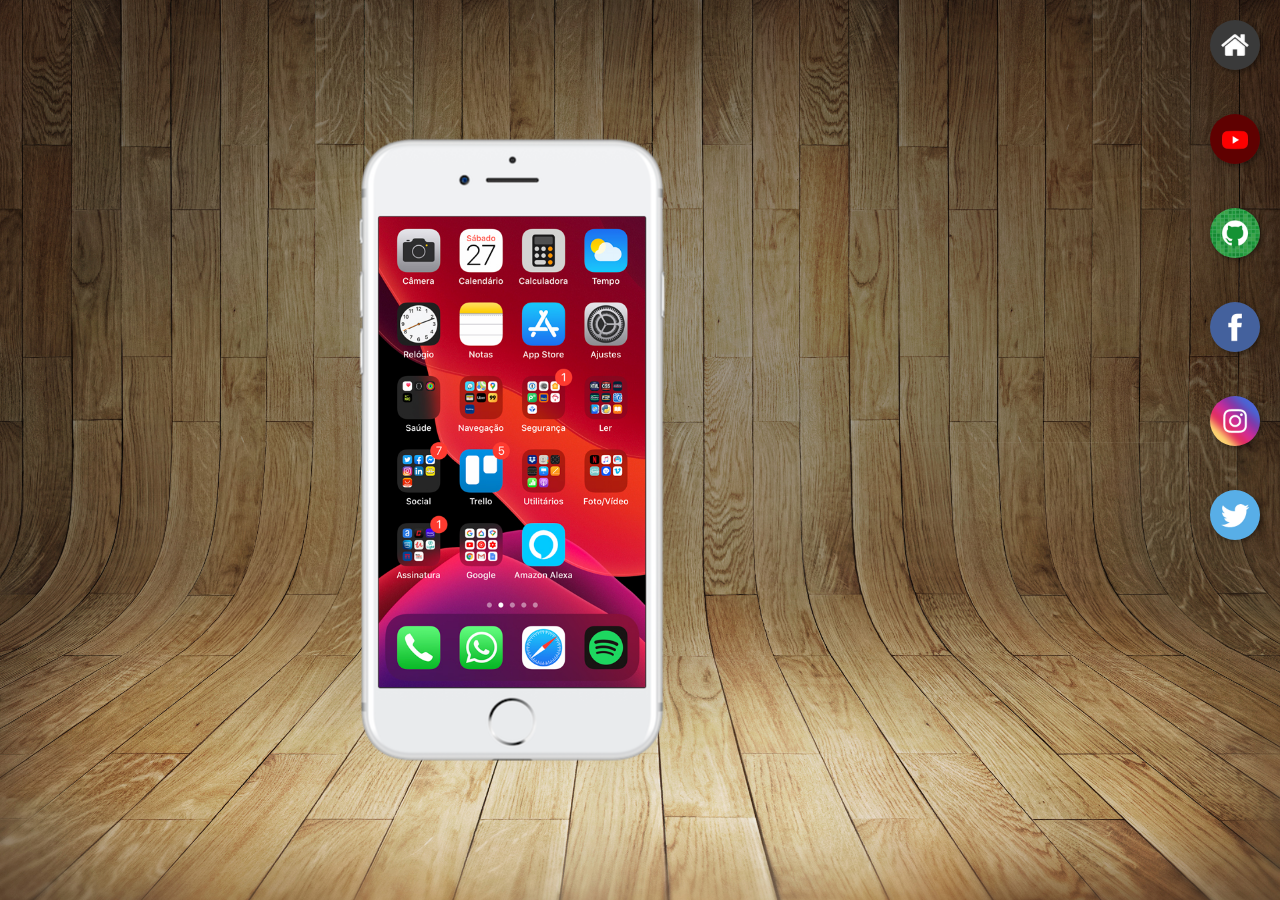
<file: index.html>
<!DOCTYPE html>
<html lang="pt-br">
<head>
    <meta charset="UTF-8">
    <meta name="viewport" content="width=device-width, initial-scale=1.0">
    <link rel="shortcut icon" href="favicon.ico" type="image/x-icon">
    <link rel="stylesheet" href="estilos/style.css">
    <title>Pojeto Redes Sociais</title>
</head>
<body>
   <main>
    <section id="telefone">
        <iframe src="home.html" name="tela" id="tela" frameborder="0">Seu navegador não é compativel com isso.</iframe>
    </section>
    <section id="redes">
        <a href="home.html" target="tela"><img src="./imagens/logo-home.jpg" alt="Home"></a><br>

        <a href="youtubbe.html" target="tela"><img src="./imagens/logo-youtube.jpg" alt="YouTube"></a><br>

        <a href="github.html" target="tela"><img src="./imagens/logo-github.jpg" alt="GitHub"></a><br>

        <a href="facebook.html" target="tela"><img src="./imagens/logo-facebook.jpg" alt="Facebook"></a><br>

        <a href="instagram.html" target="tela"><img src="imagens/logo-instagram.jpg" alt="Instagram"></a><br>
        
        <a href="twiter.html" target="tela"><img src="imagens/logo-twitter.jpg" alt="Twiter"></a><br>
        


    </section>
   </main>
</body>
</html>
</file>
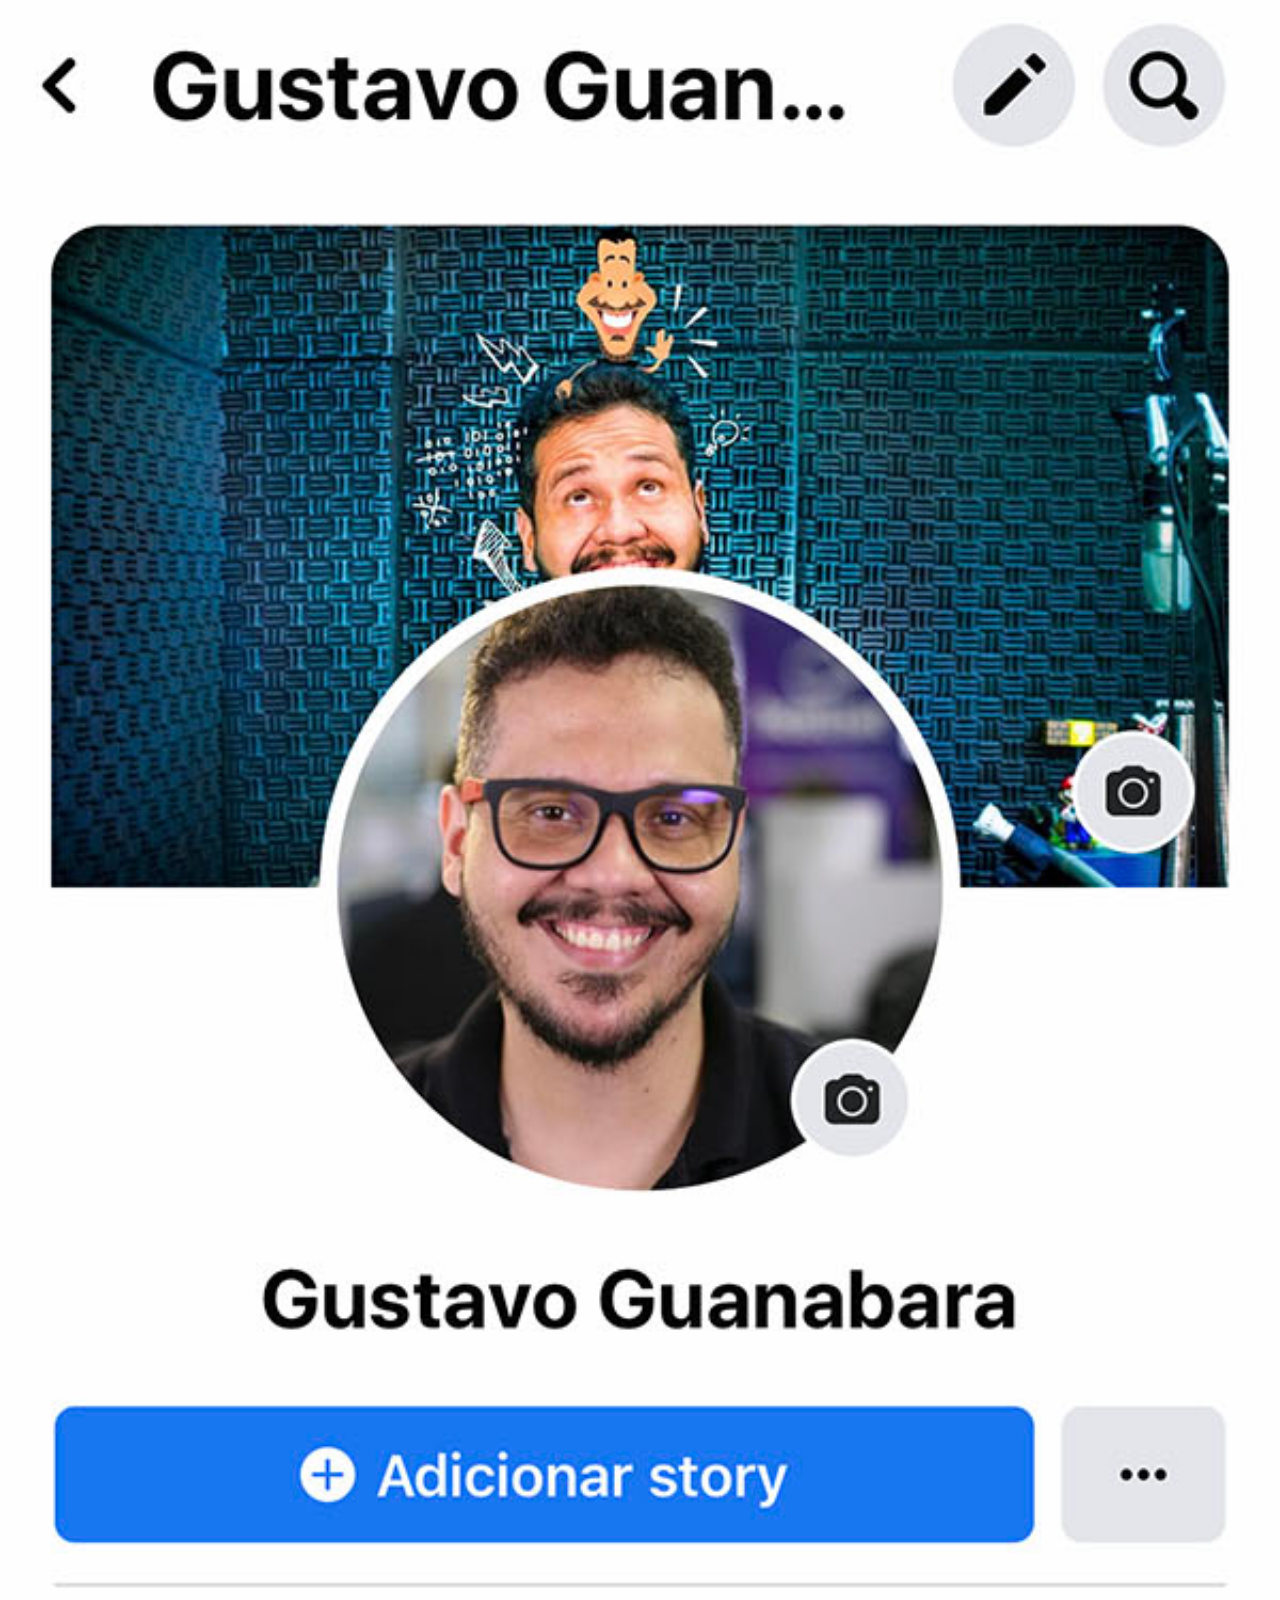
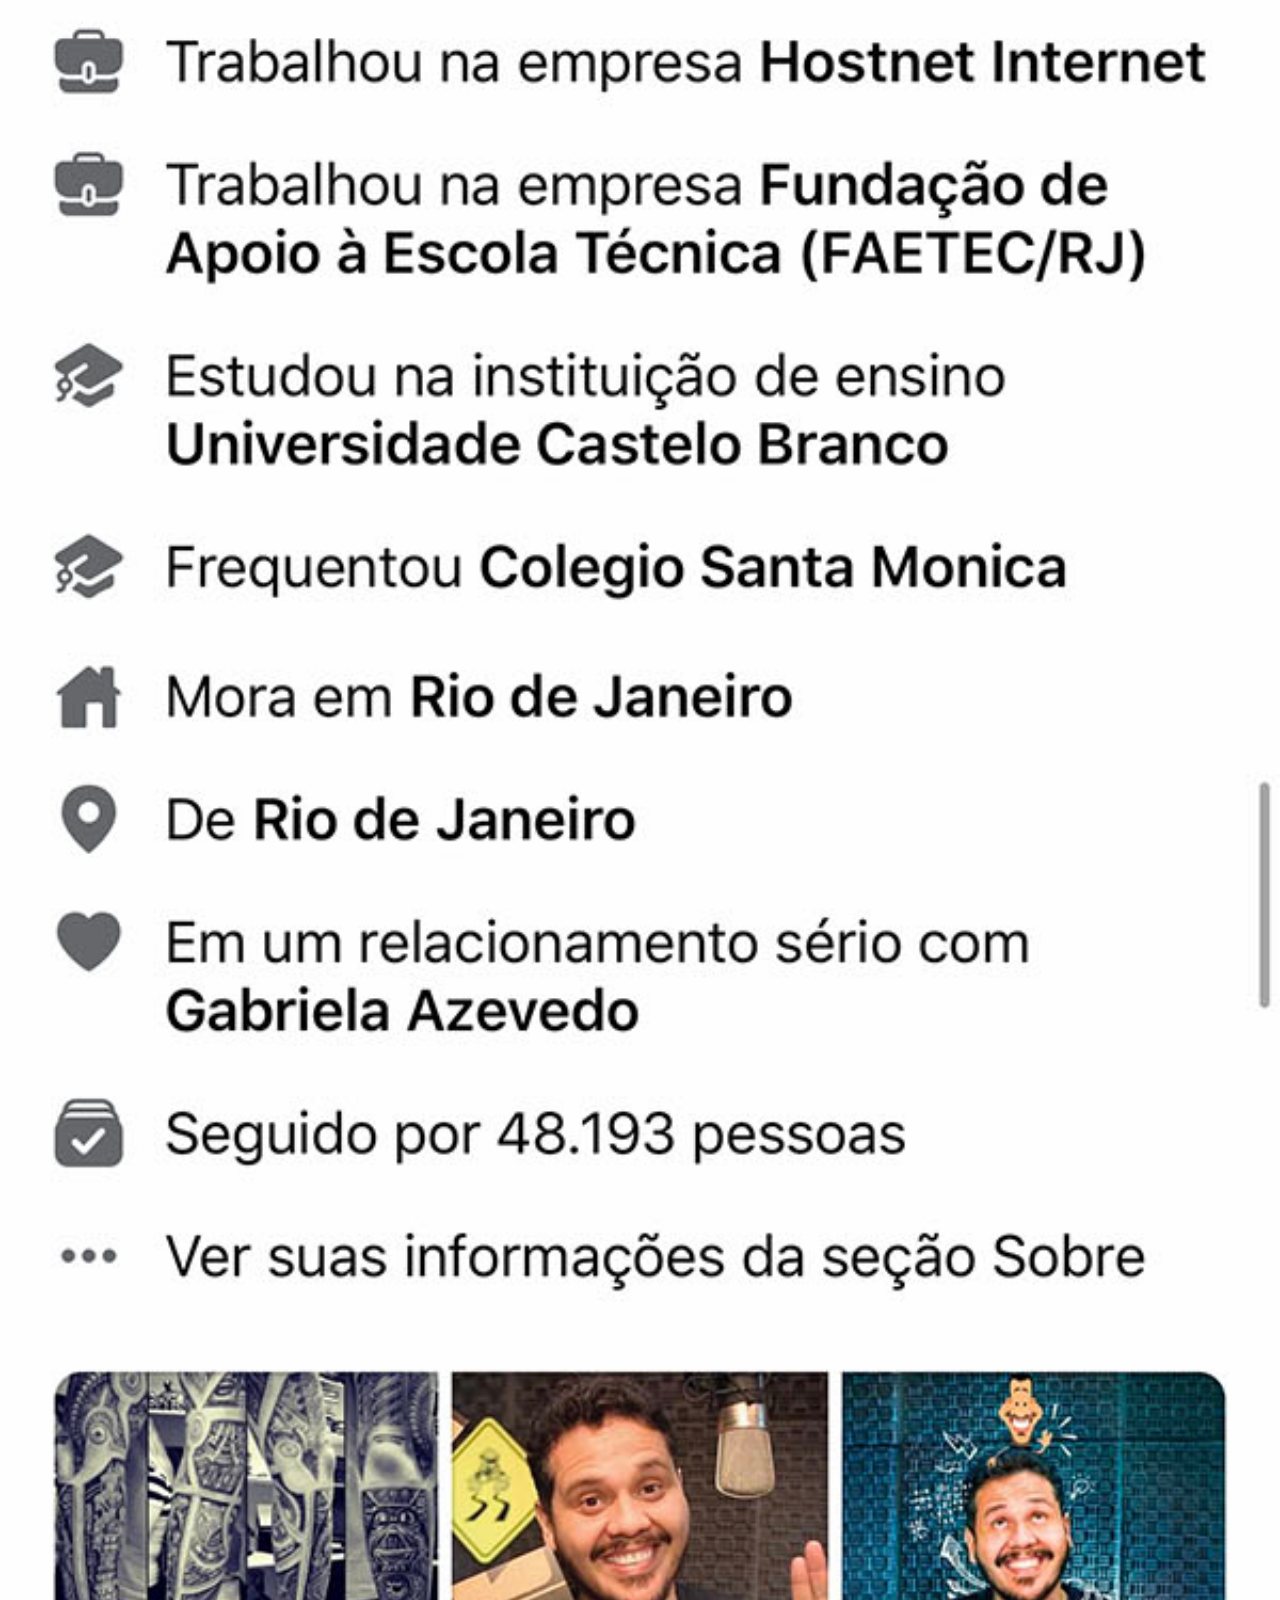
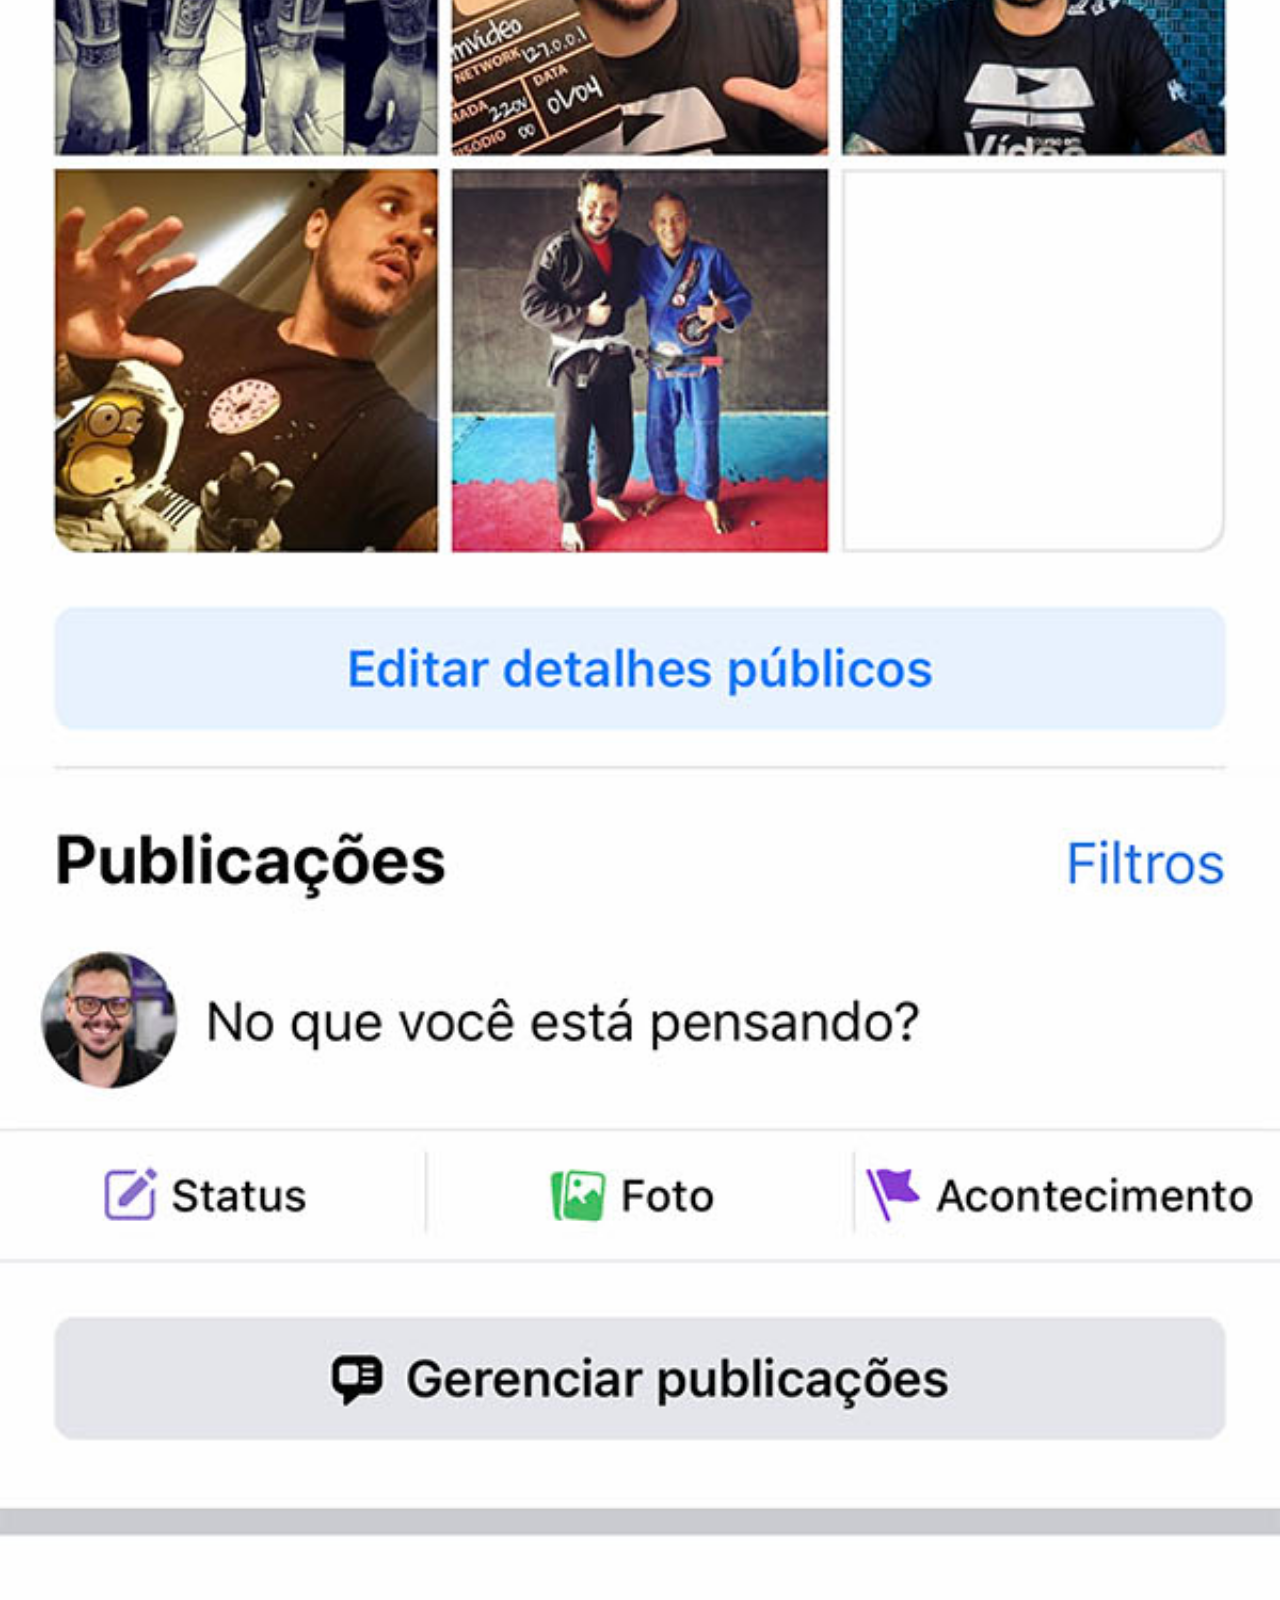
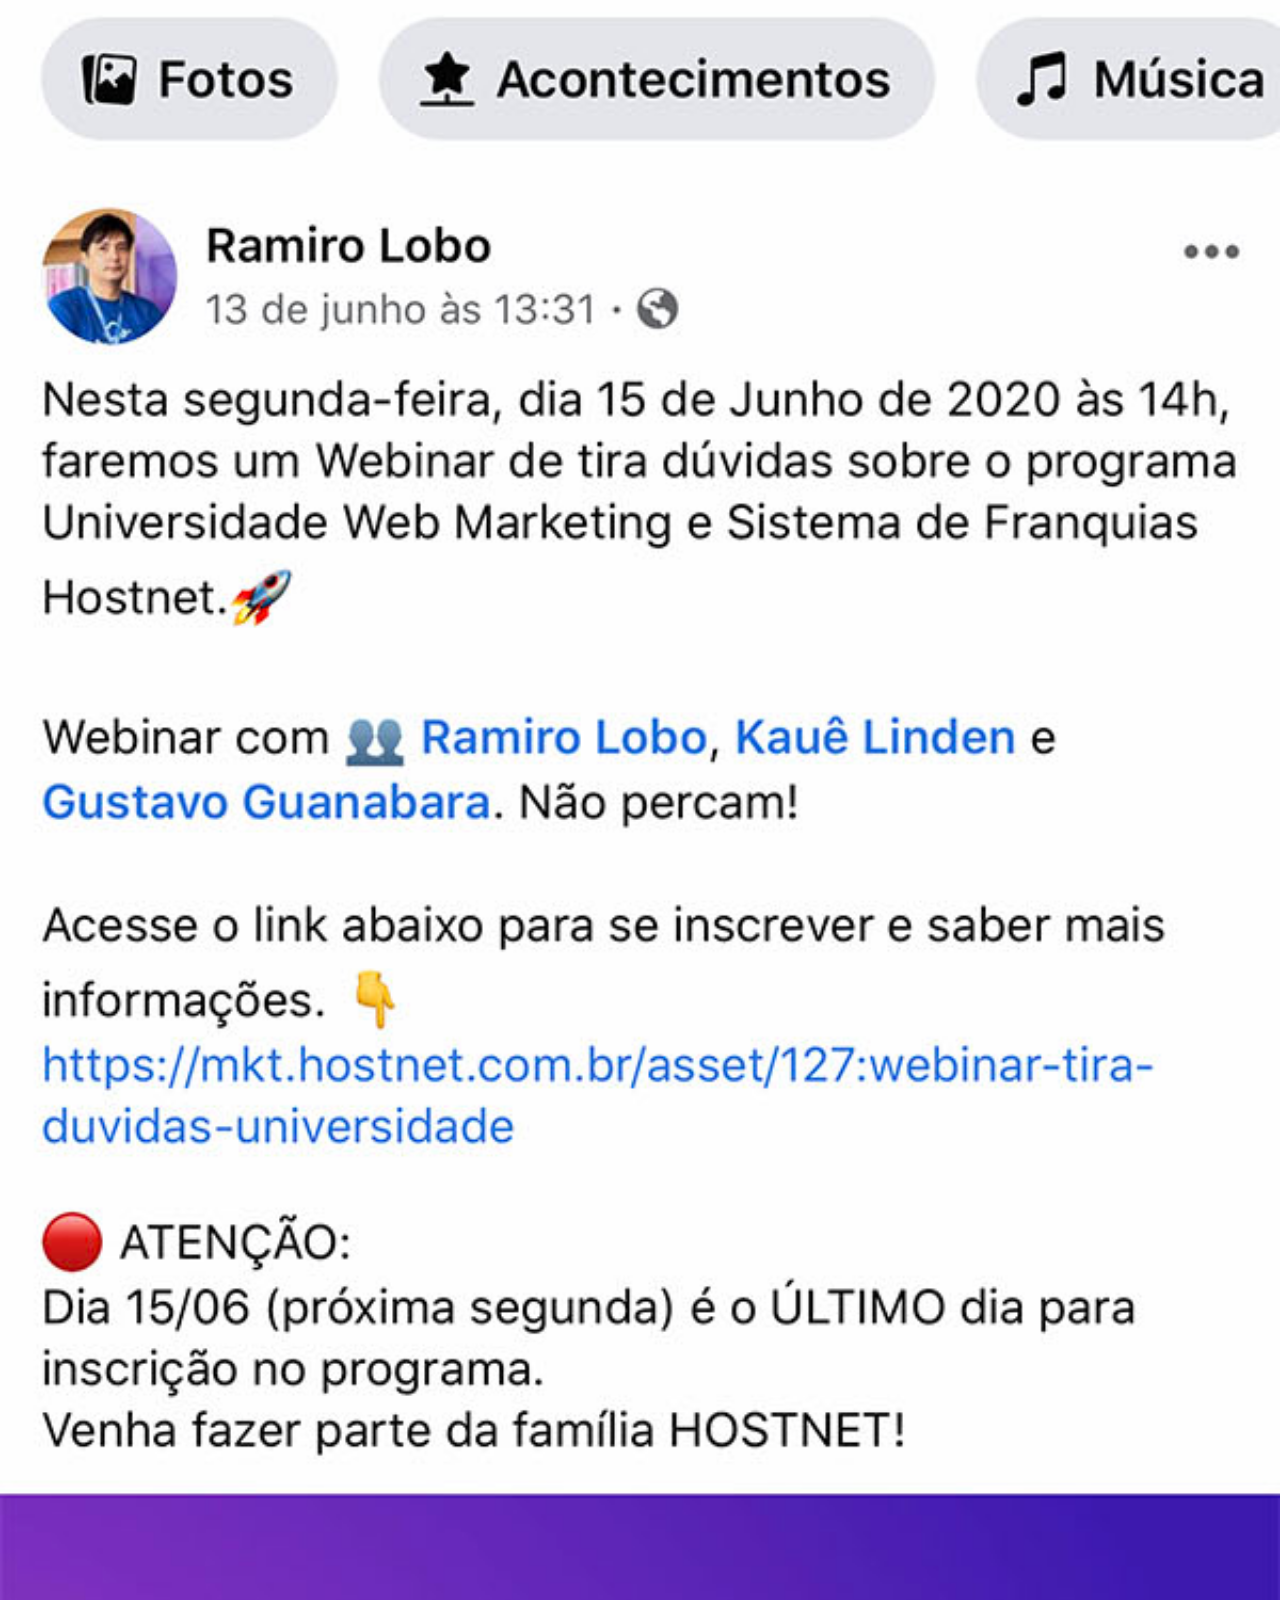
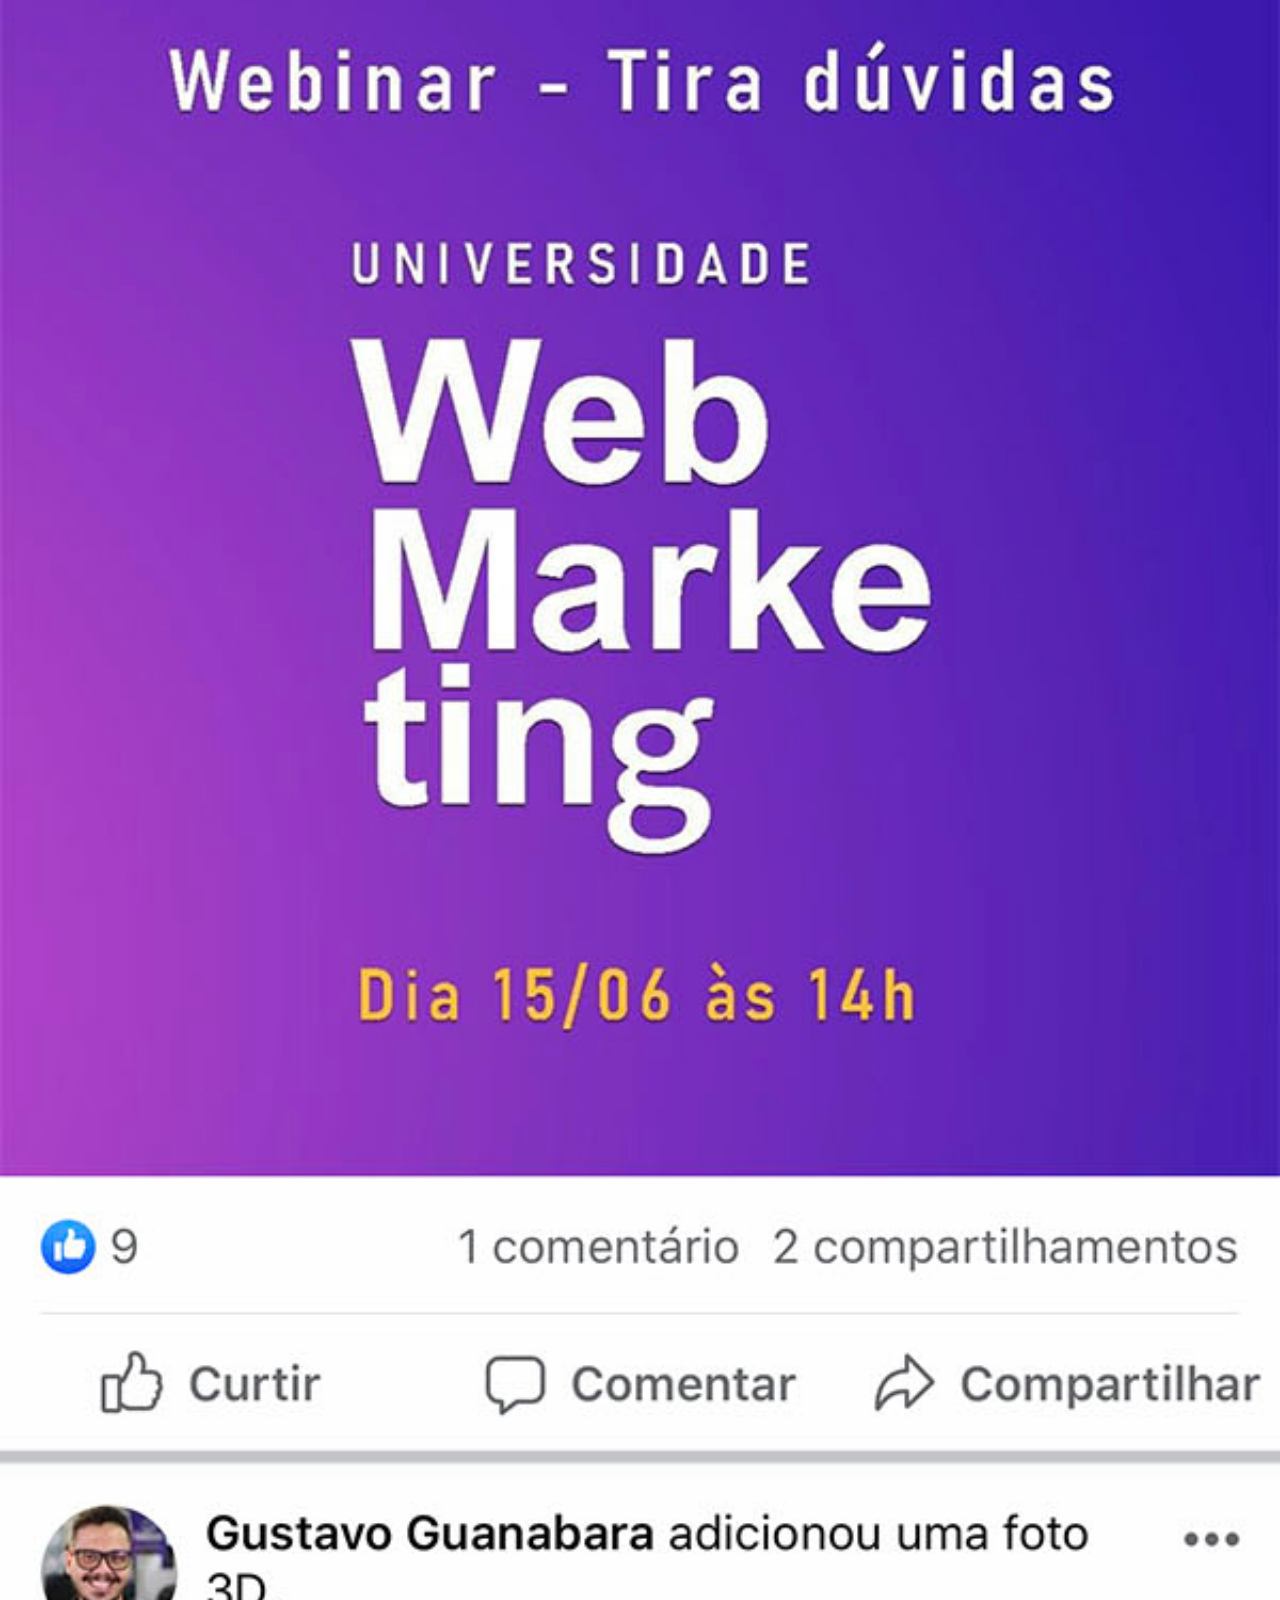
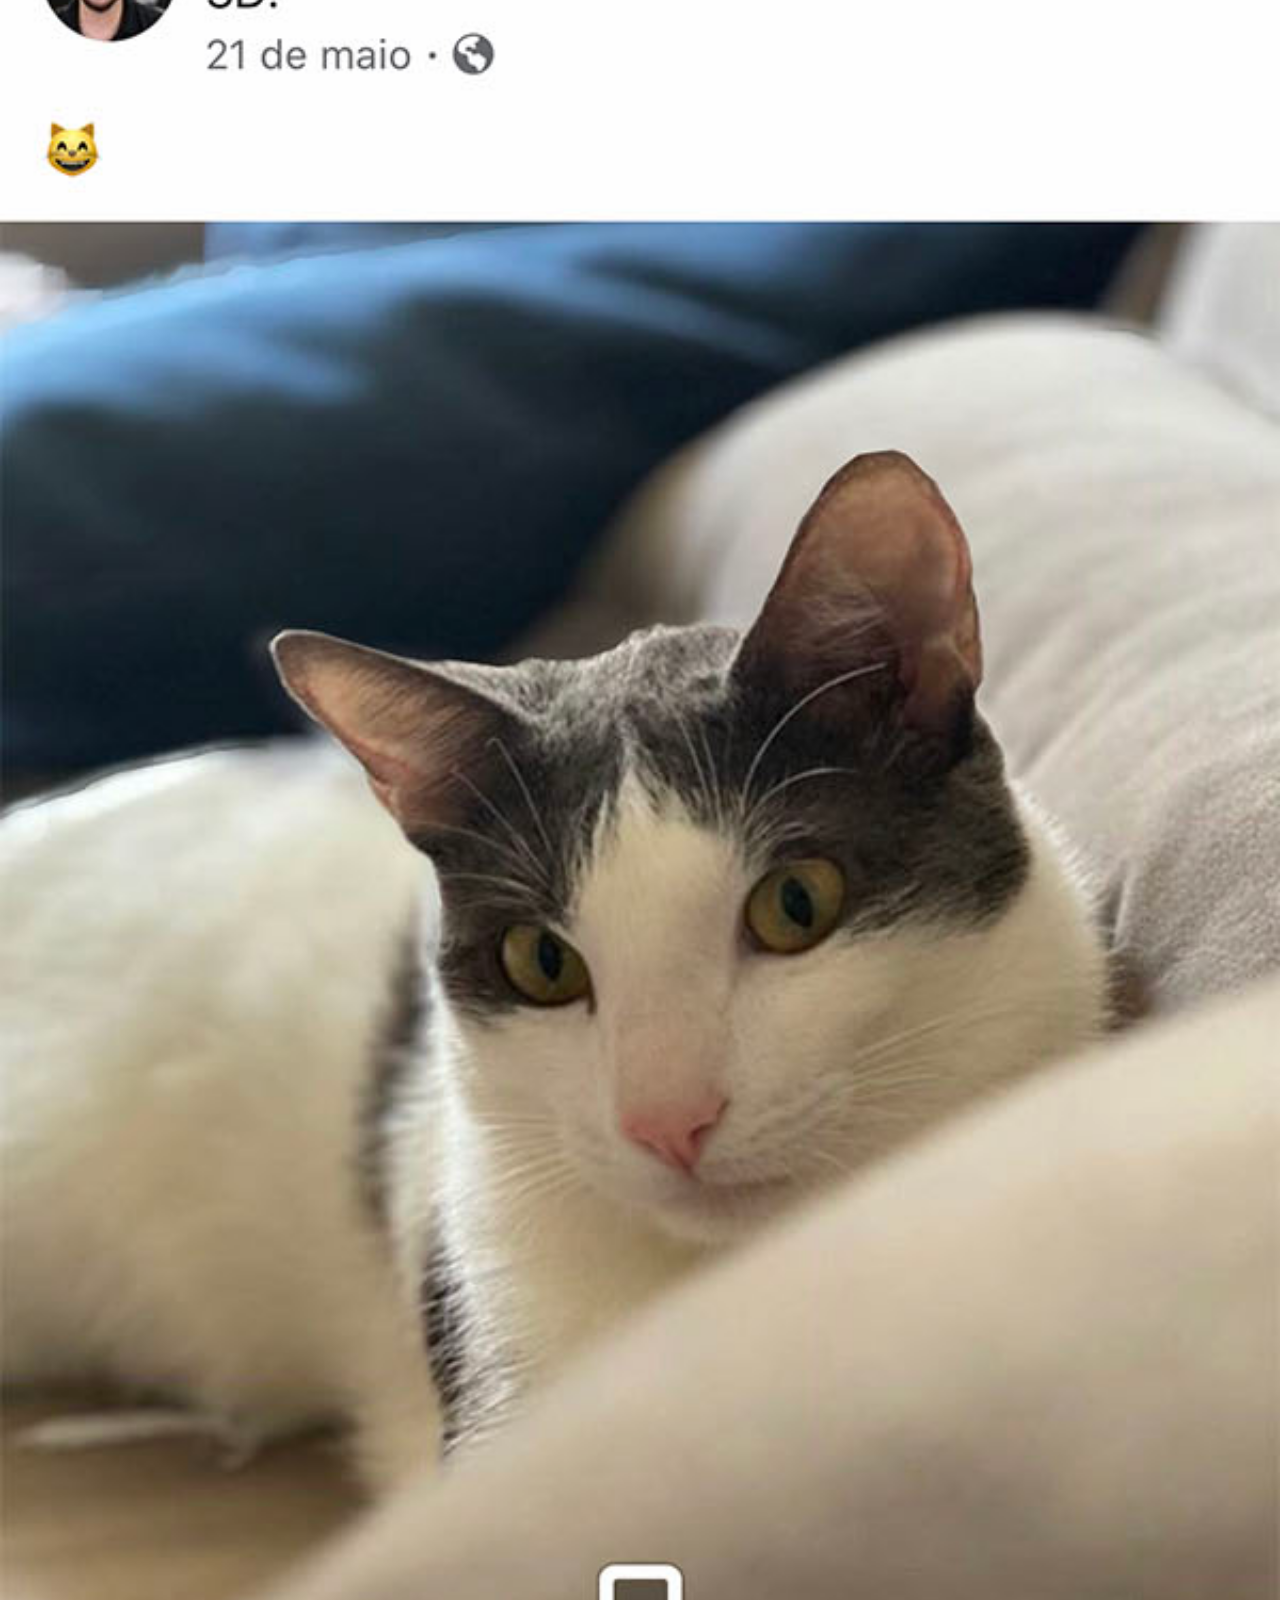
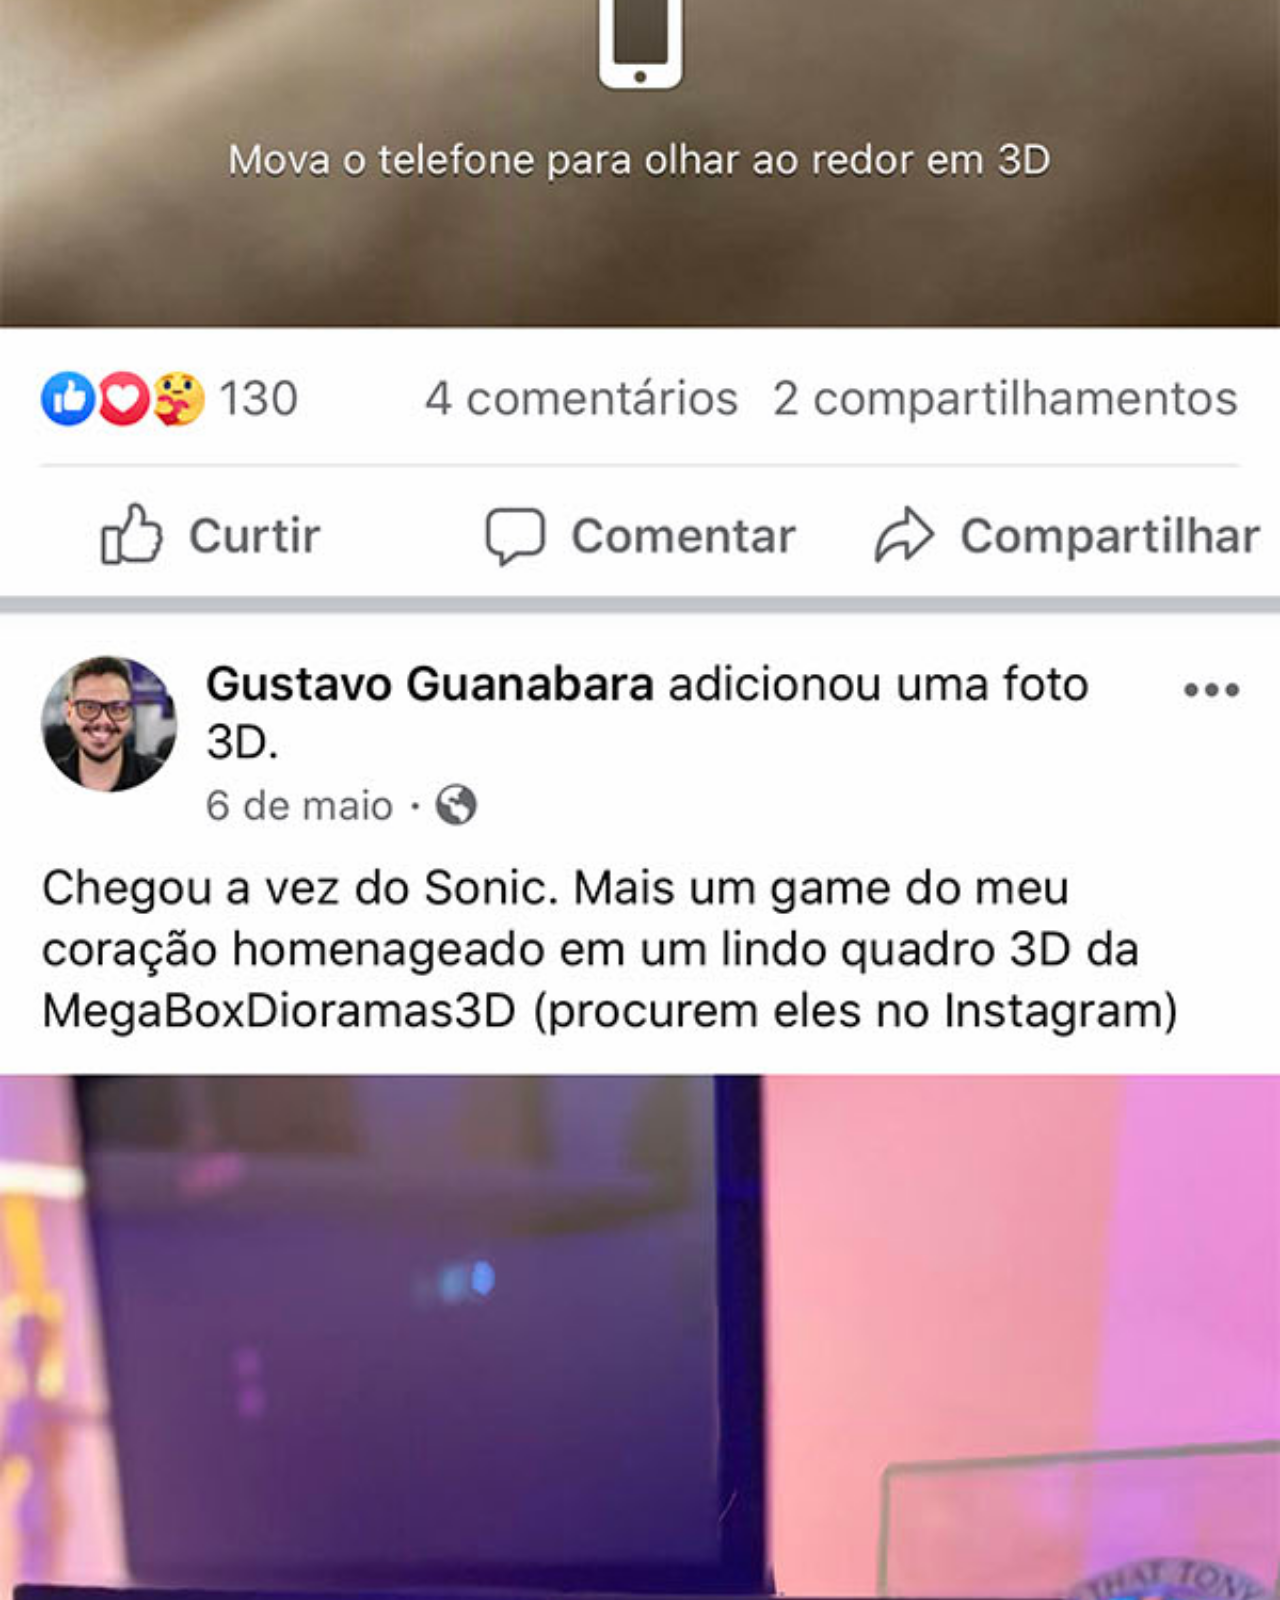
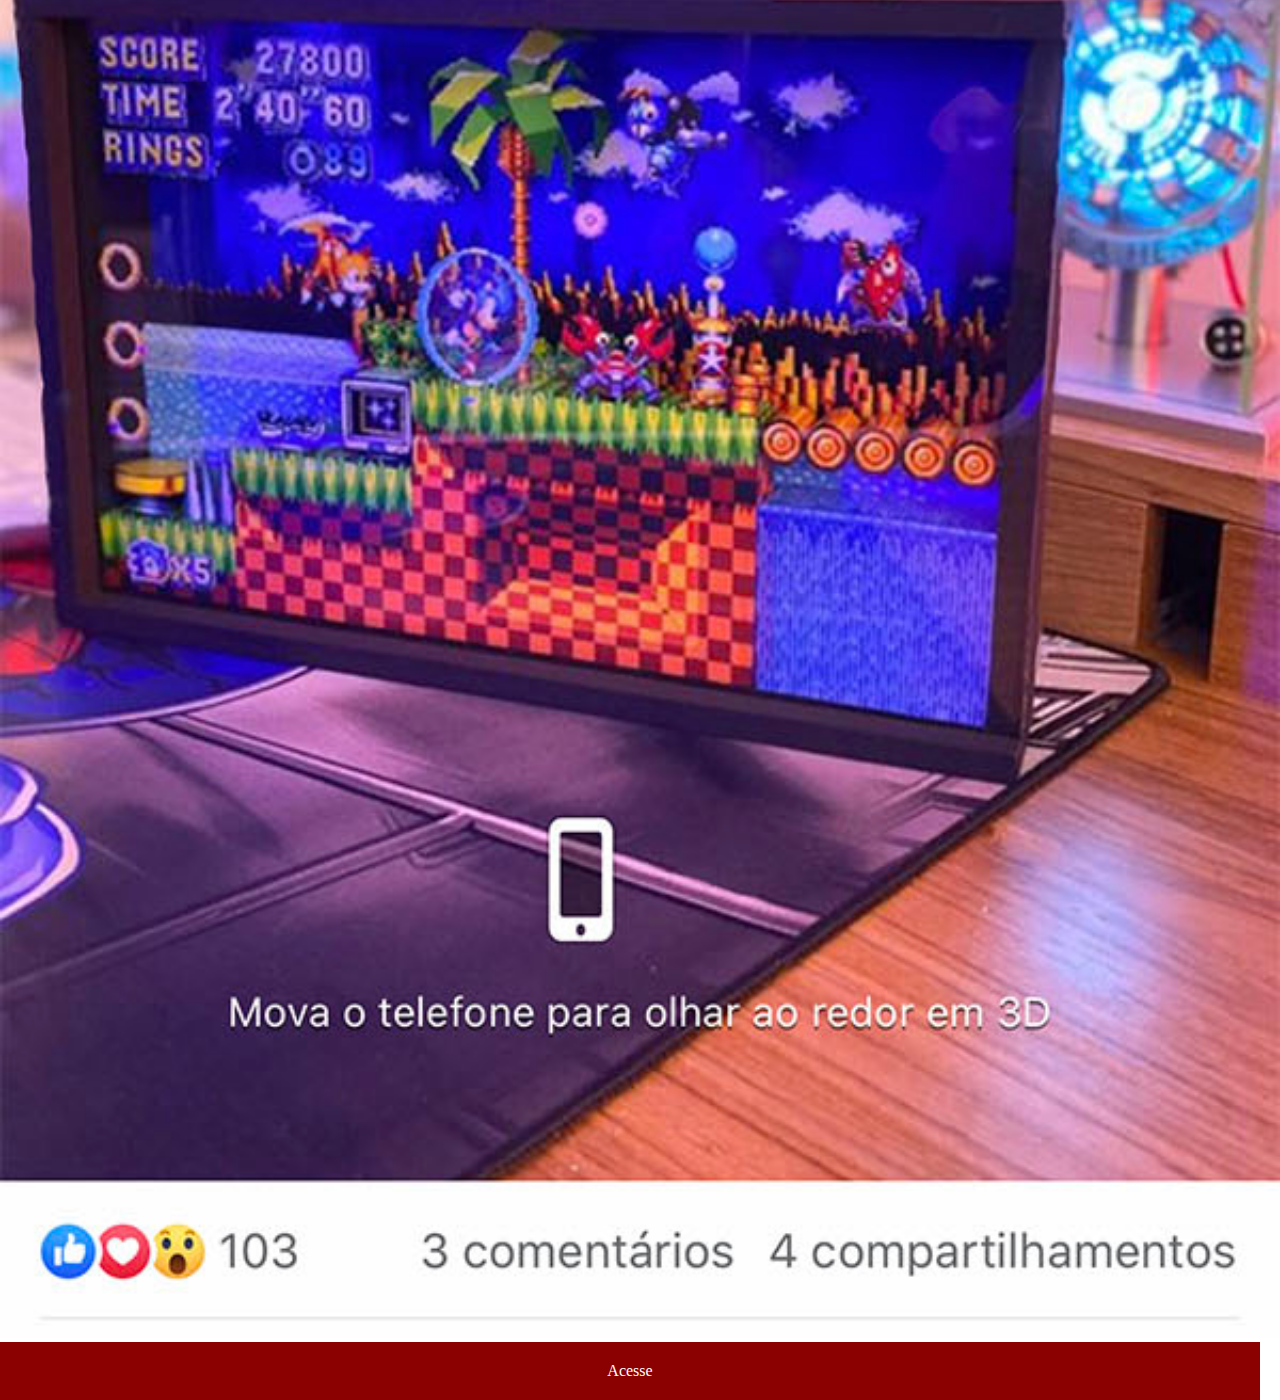
<file: facebook.html>
<!DOCTYPE html>
<html lang="pt-br">
<head>
    <meta charset="UTF-8">
    <meta name="viewport" content="width=device-width, initial-scale=1.0">
    <title>Facebook</title>
    <link rel="stylesheet" href="estilos/social.css">
</head>
<body>
    <img src="imagens/tela-facebook.jpg" alt="Facebook">
    <a href="https://www.facebook.com/share/1B5PKnbFSK/" target="_blank">Acesse</a>
    
</body>
</html>
</file>
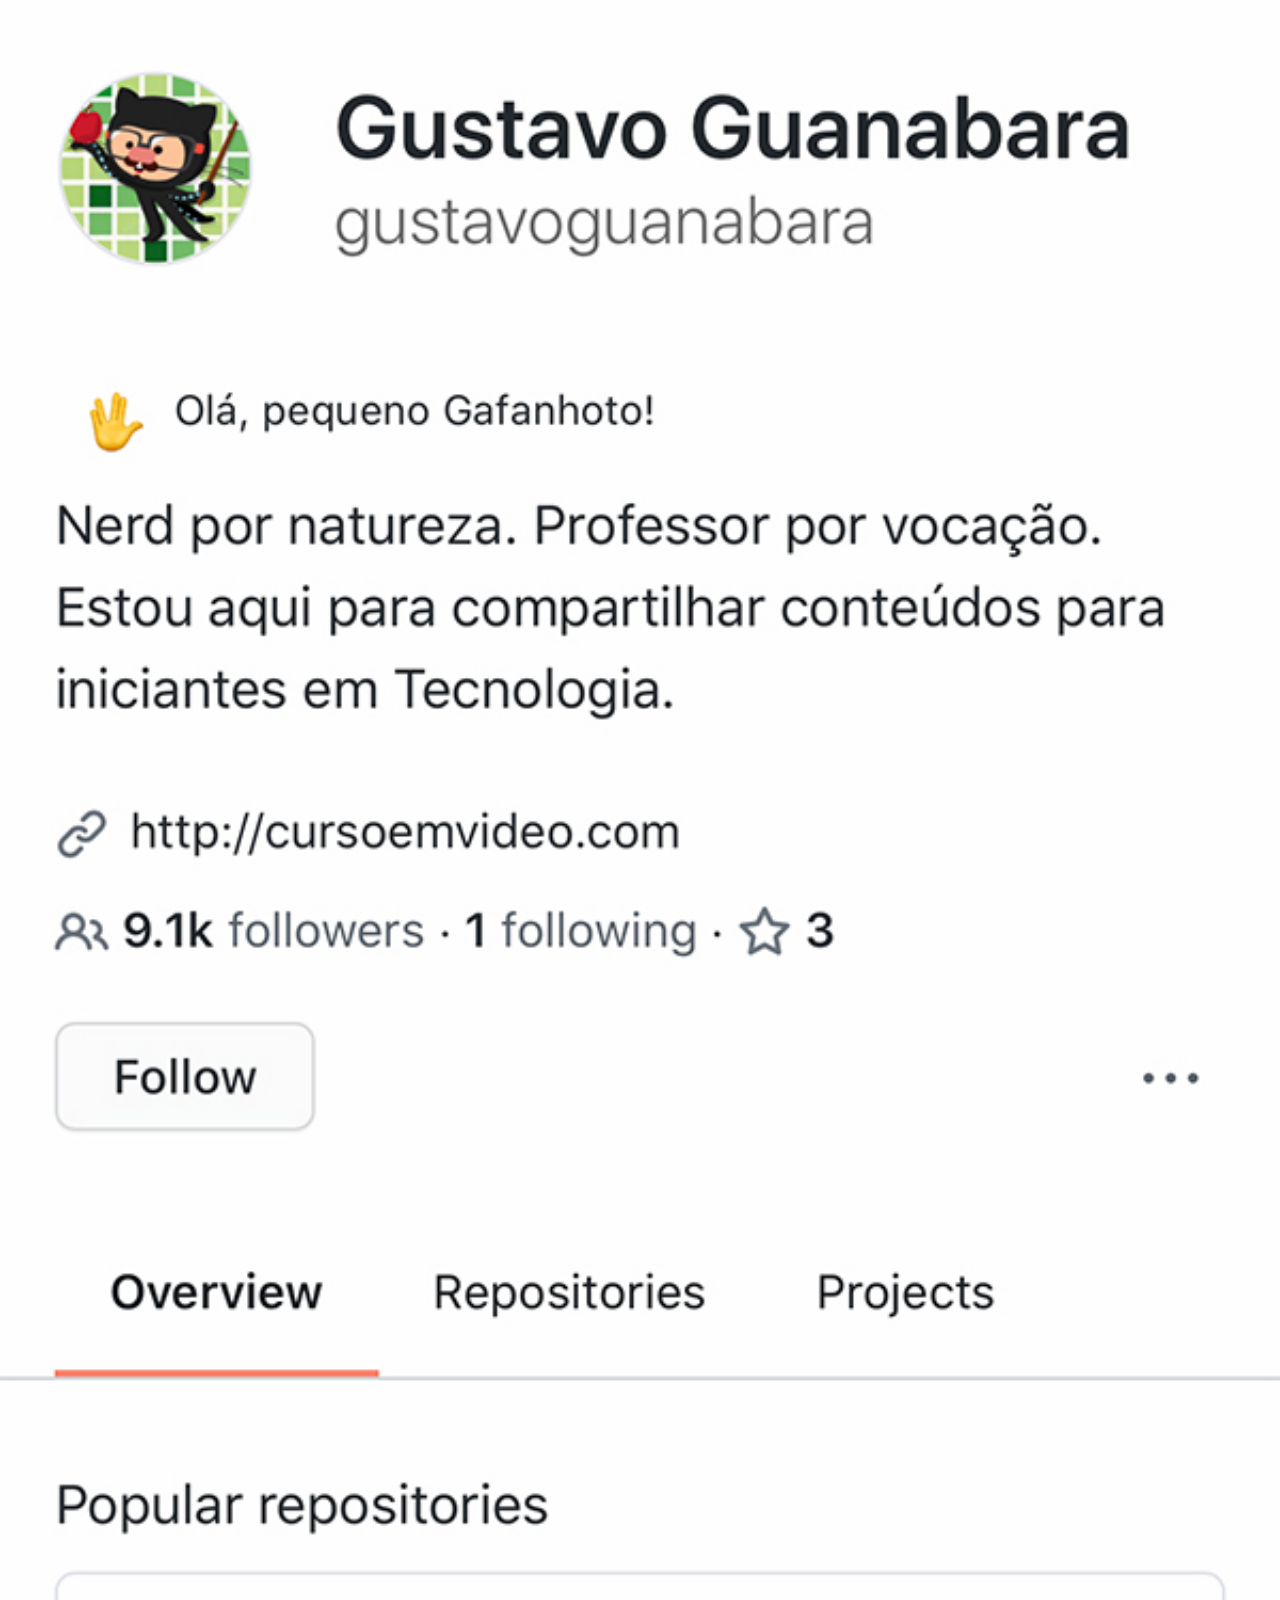
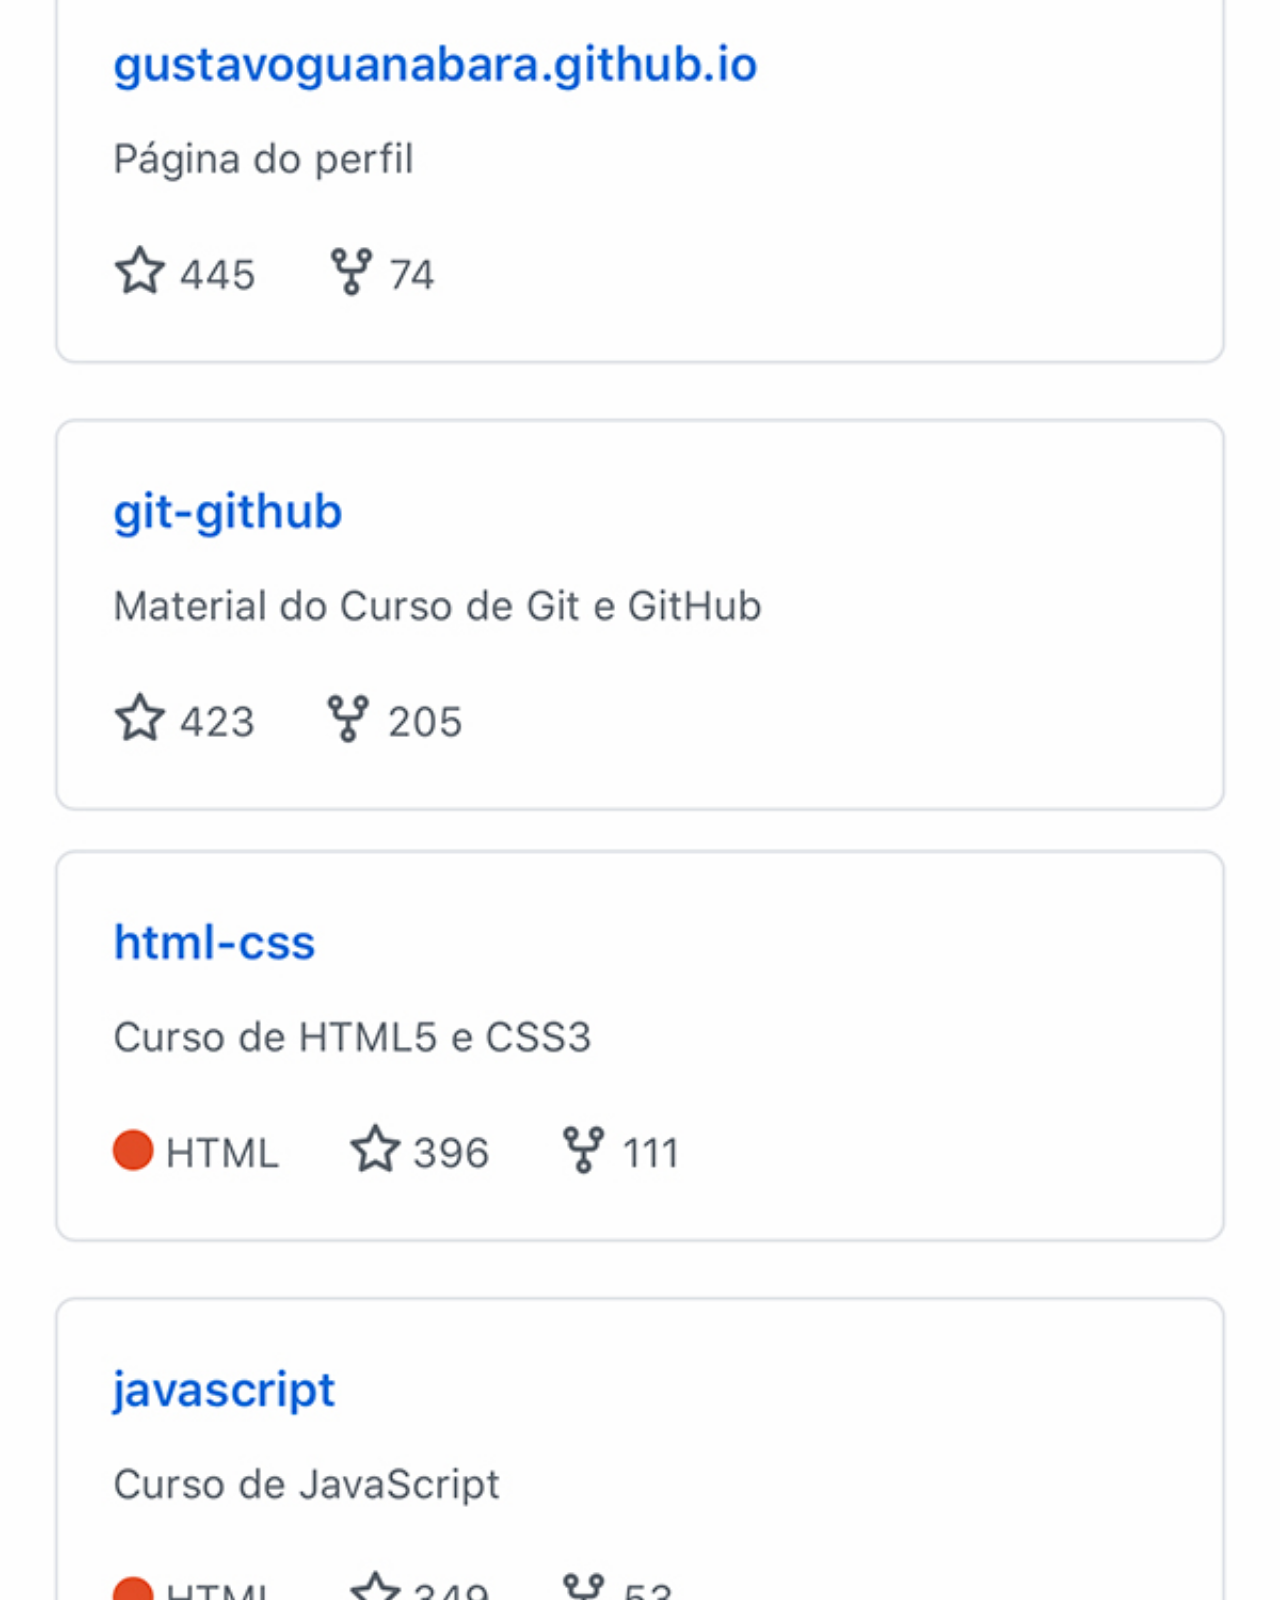
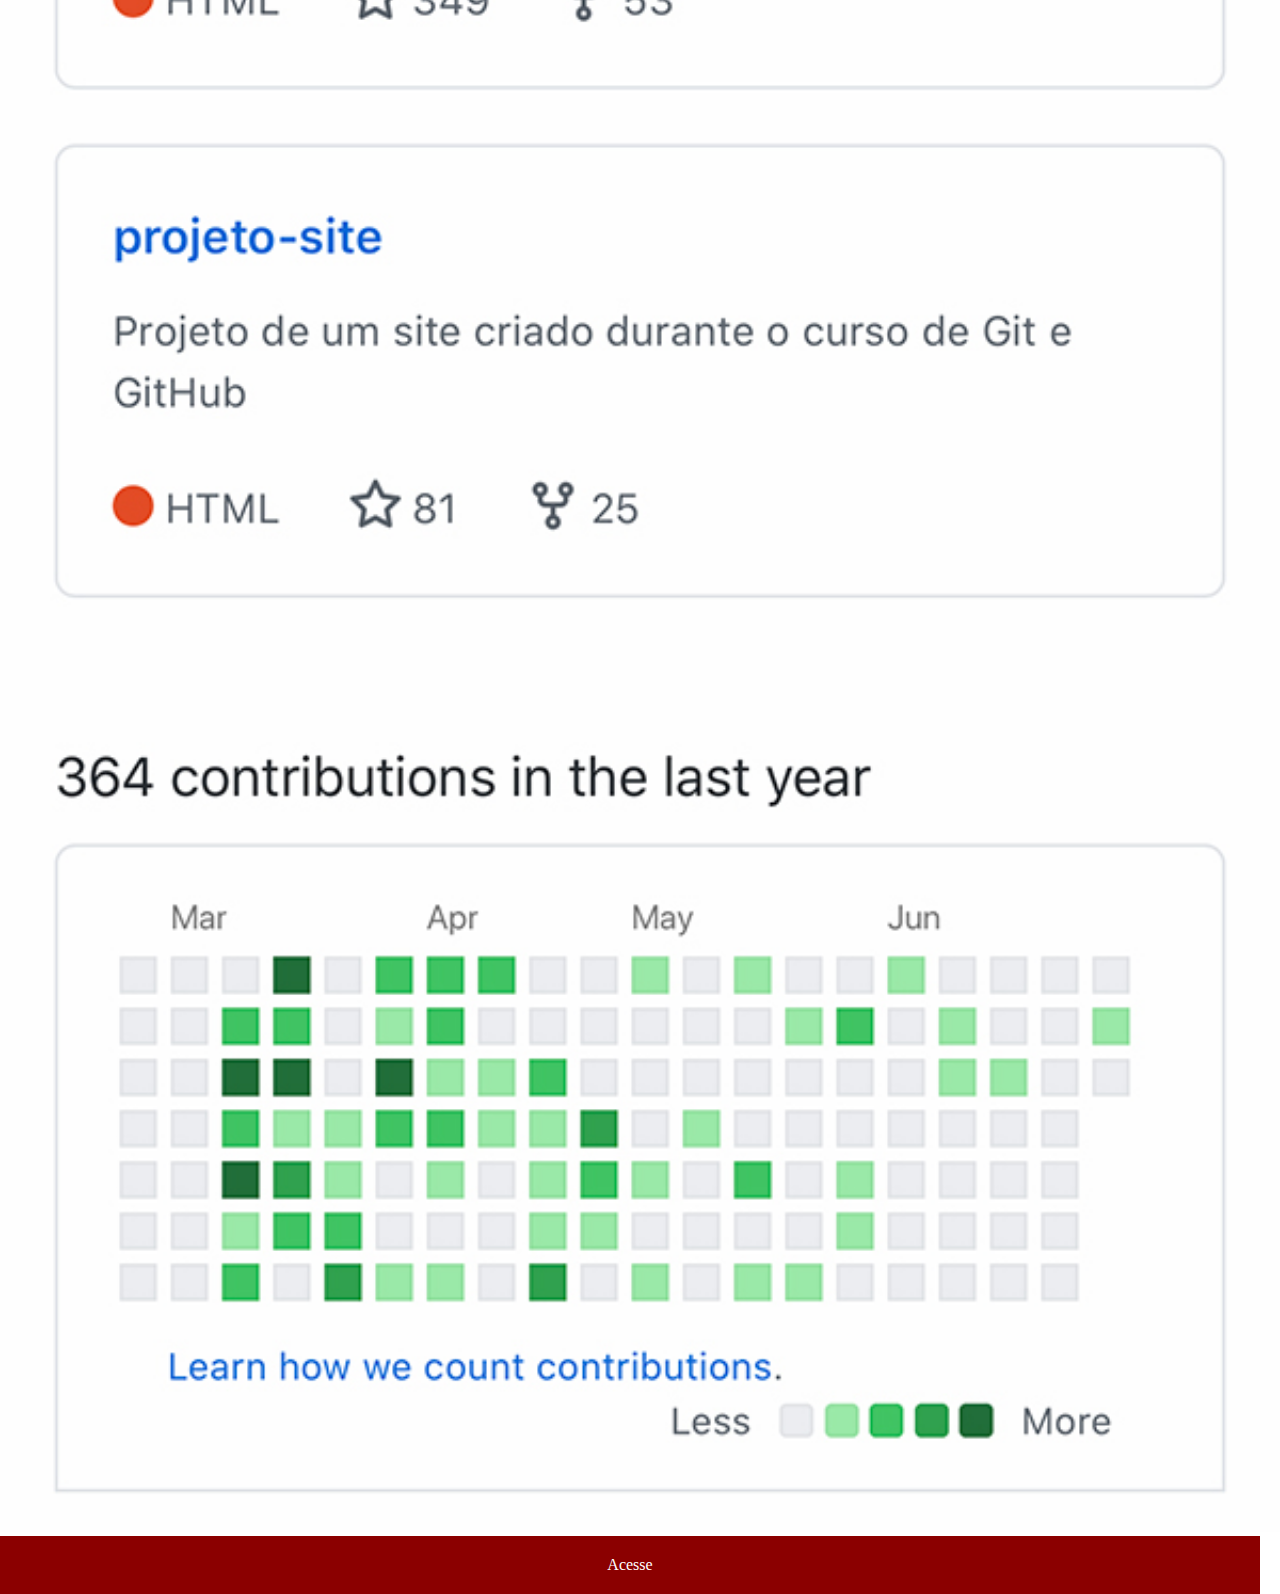
<file: github.html>
<!DOCTYPE html>
<html lang="pt-br">
<head>
    <meta charset="UTF-8">
    <meta name="viewport" content="width=device-width, initial-scale=1.0">
    <title>GitHub</title>
    <link rel="stylesheet" href="estilos/social.css">
   
</head>
<body>
    <img src="imagens/tela-github.jpg" alt="GitHub">
    <a href="https://github.com/gustavoguanabara" target="_blank">Acesse</a>
    
</body>
</html>
</file>
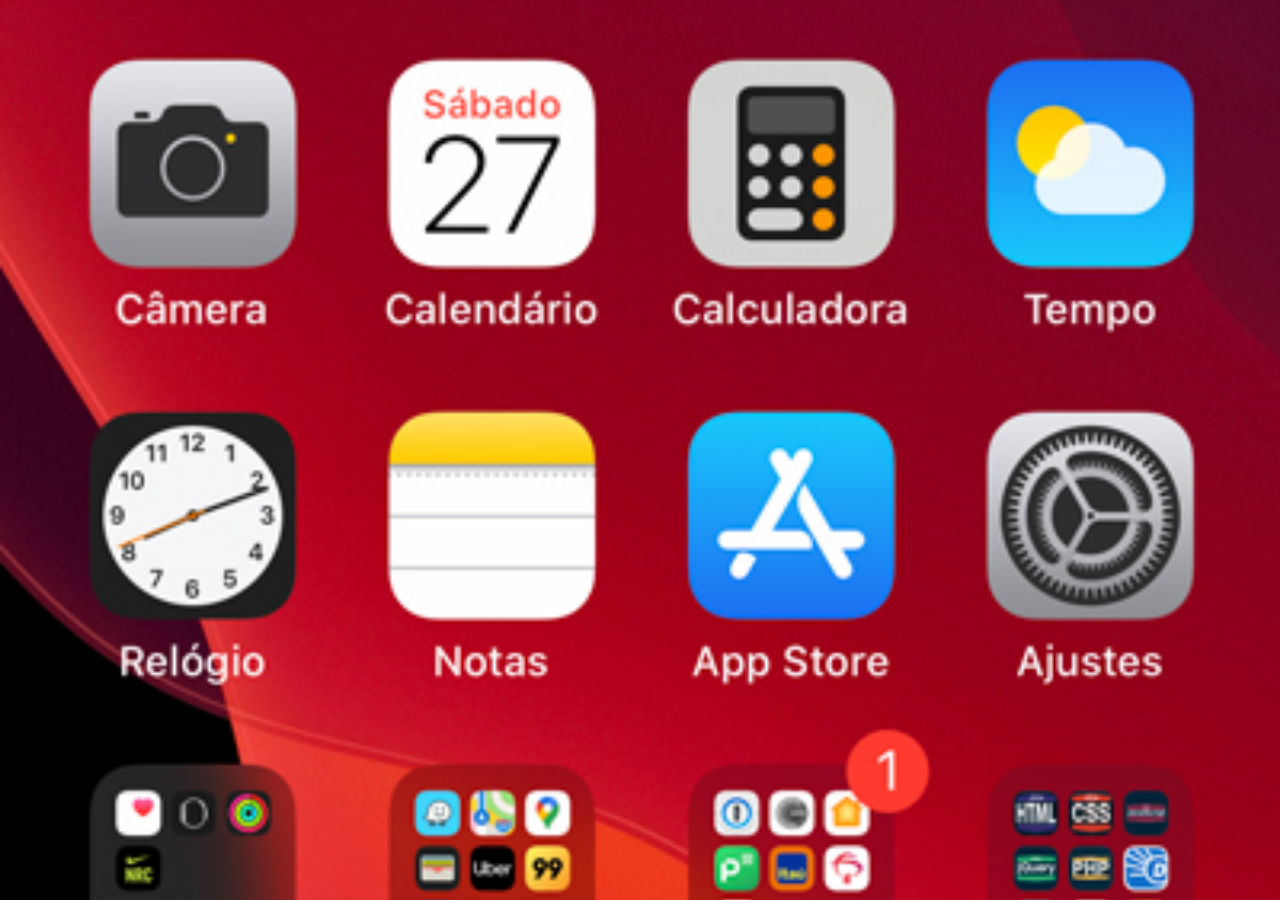
<file: home.html>
<!DOCTYPE html>
<html lang="pt-br">
<head>
    <meta charset="UTF-8">
    <meta name="viewport" content="width=device-width, initial-scale=1.0">
    <title>home</title>
    
    <style>
        *{
            margin: 0px;
            padding: 0px;
        }
        body{
            width: 100vw;
            height: 100vh;
            background: black url('./imagens/tela-home.jpg') no-repeat top center;
            background-size: cover;
        }
    </style>
</head>
<body>
    
</body>
</html>
</file>
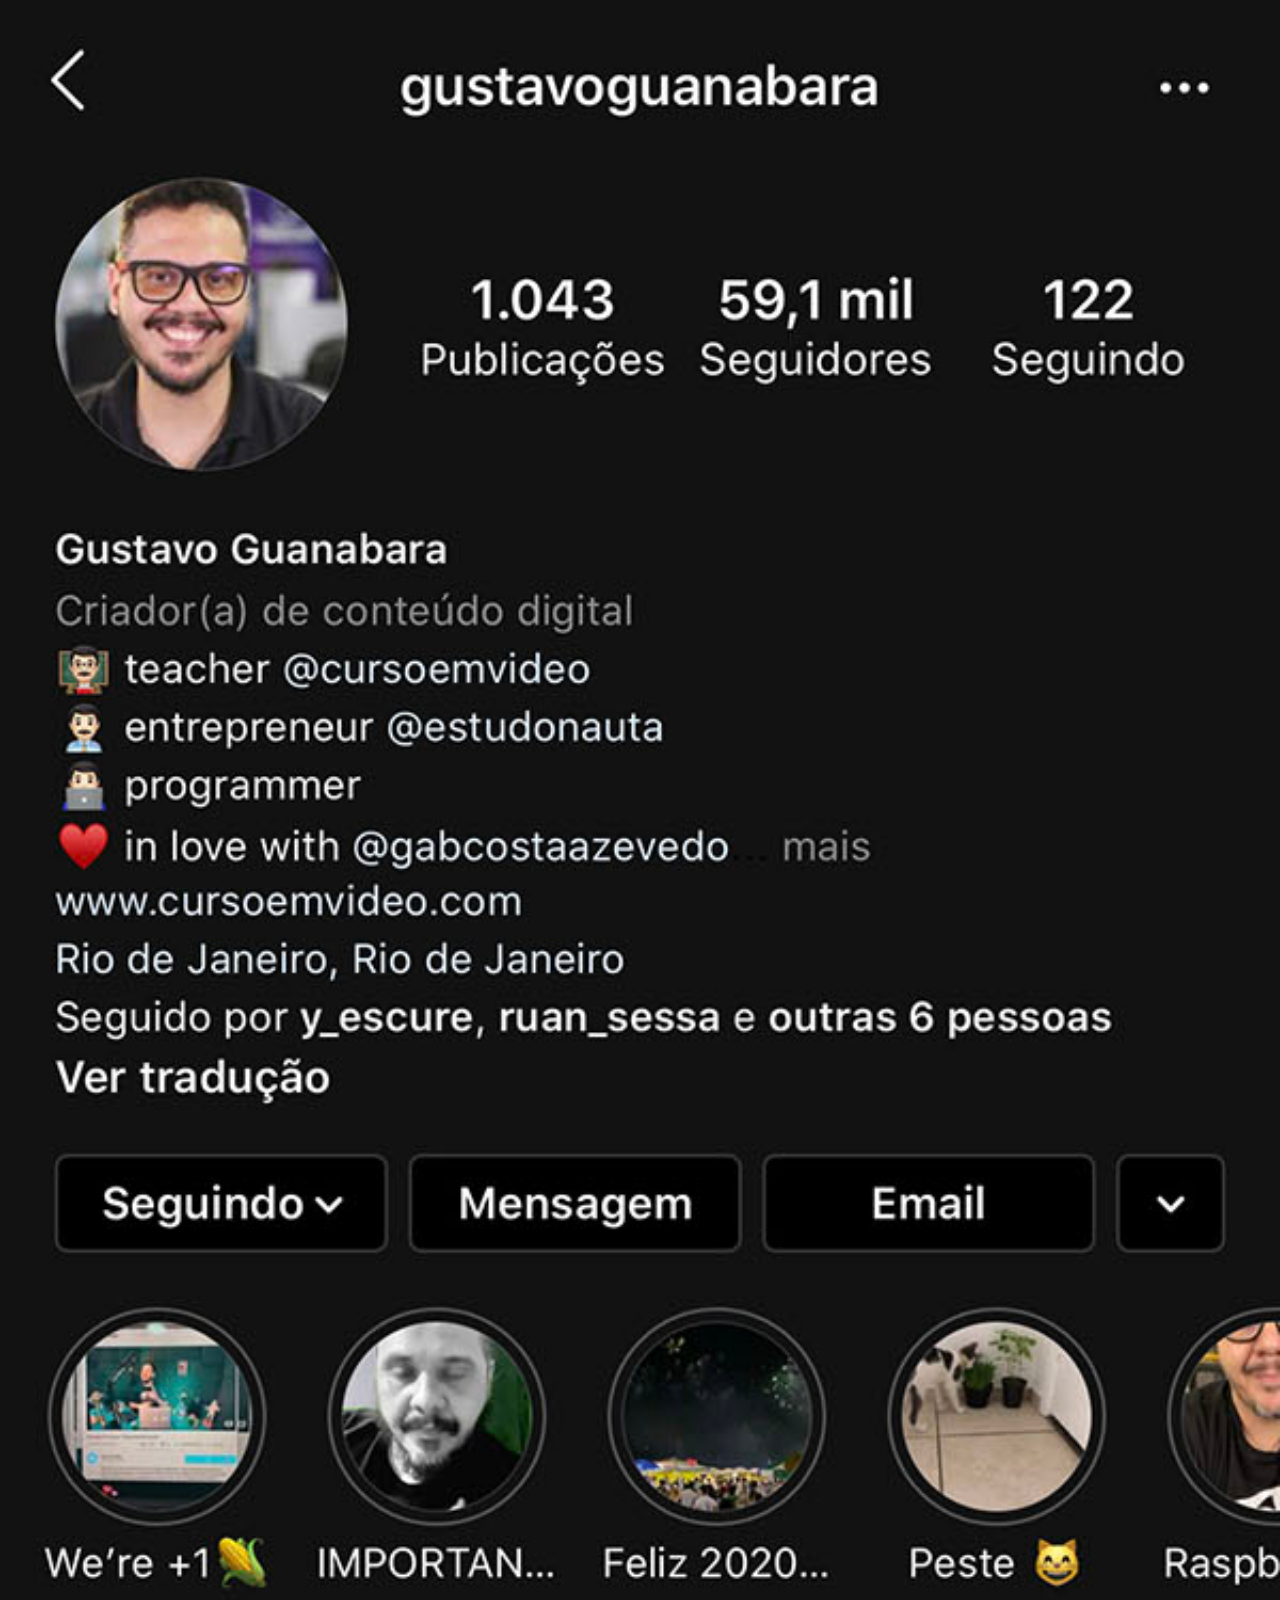
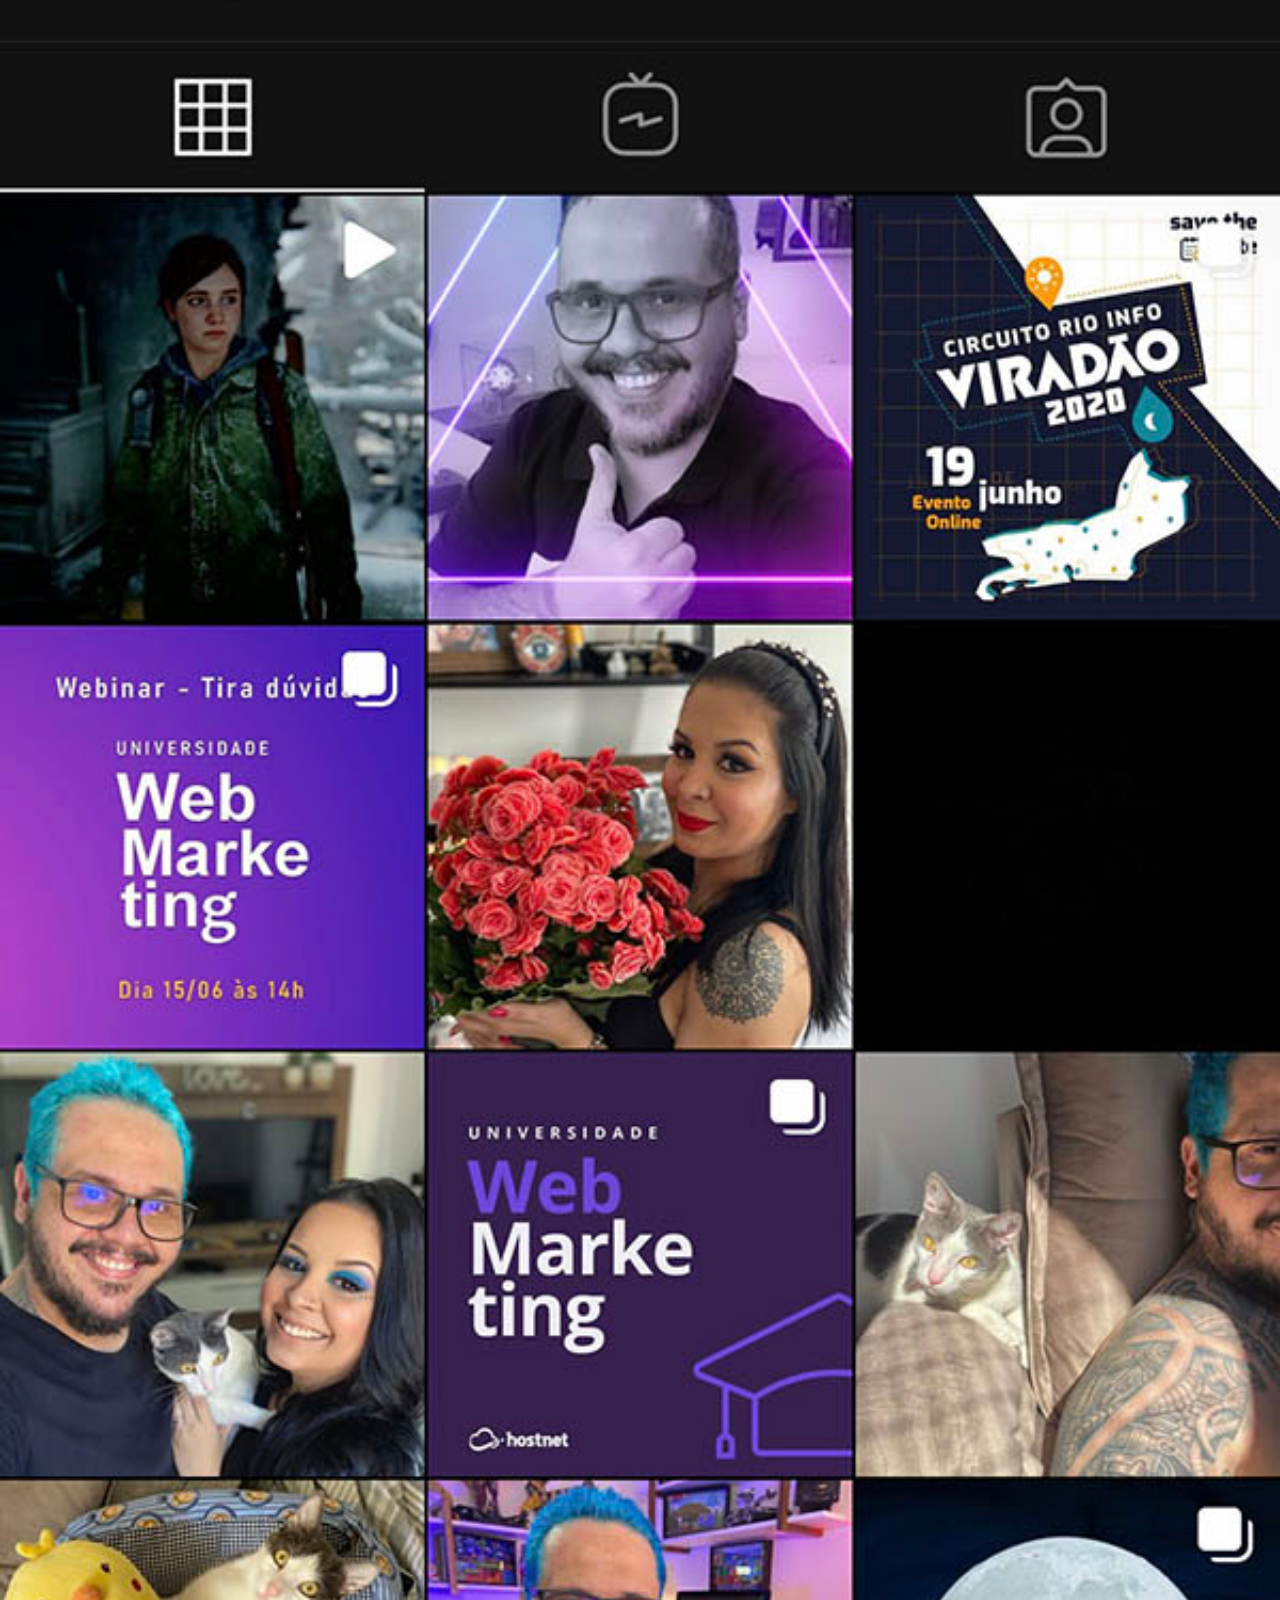
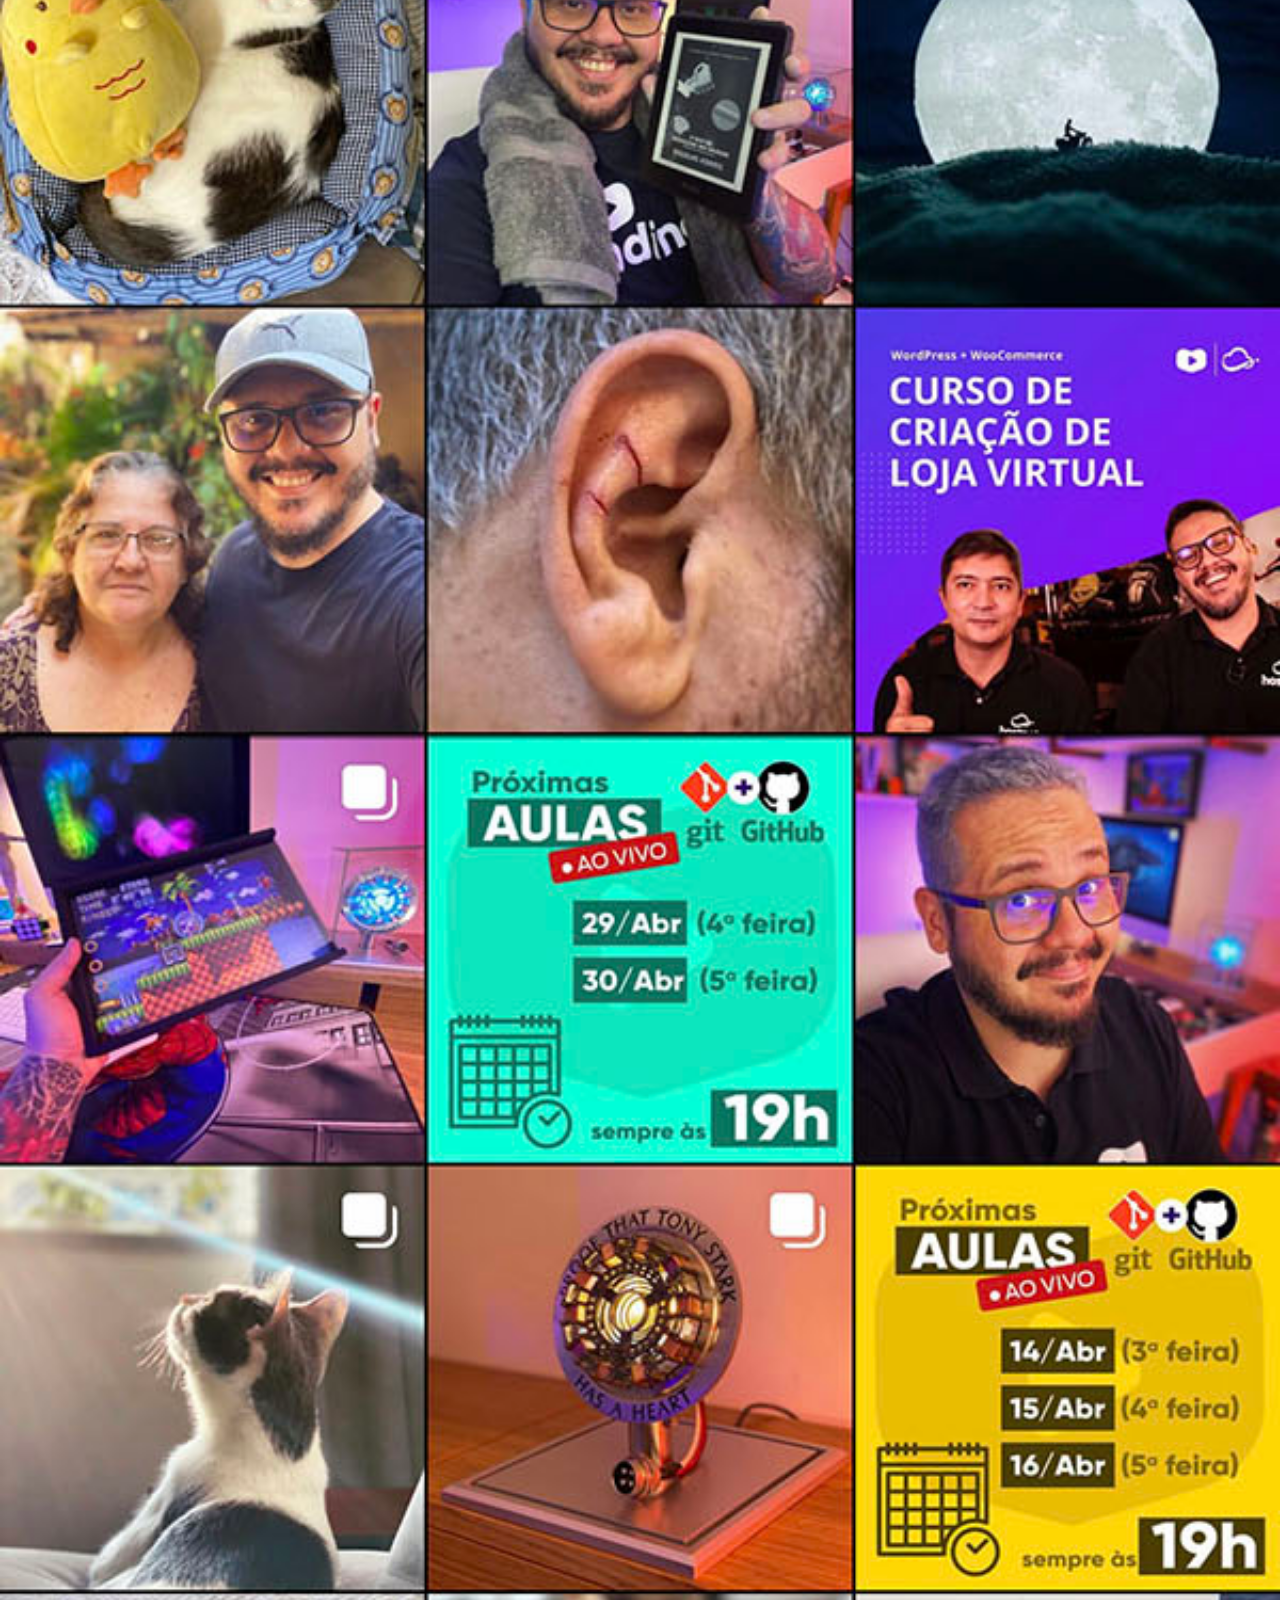
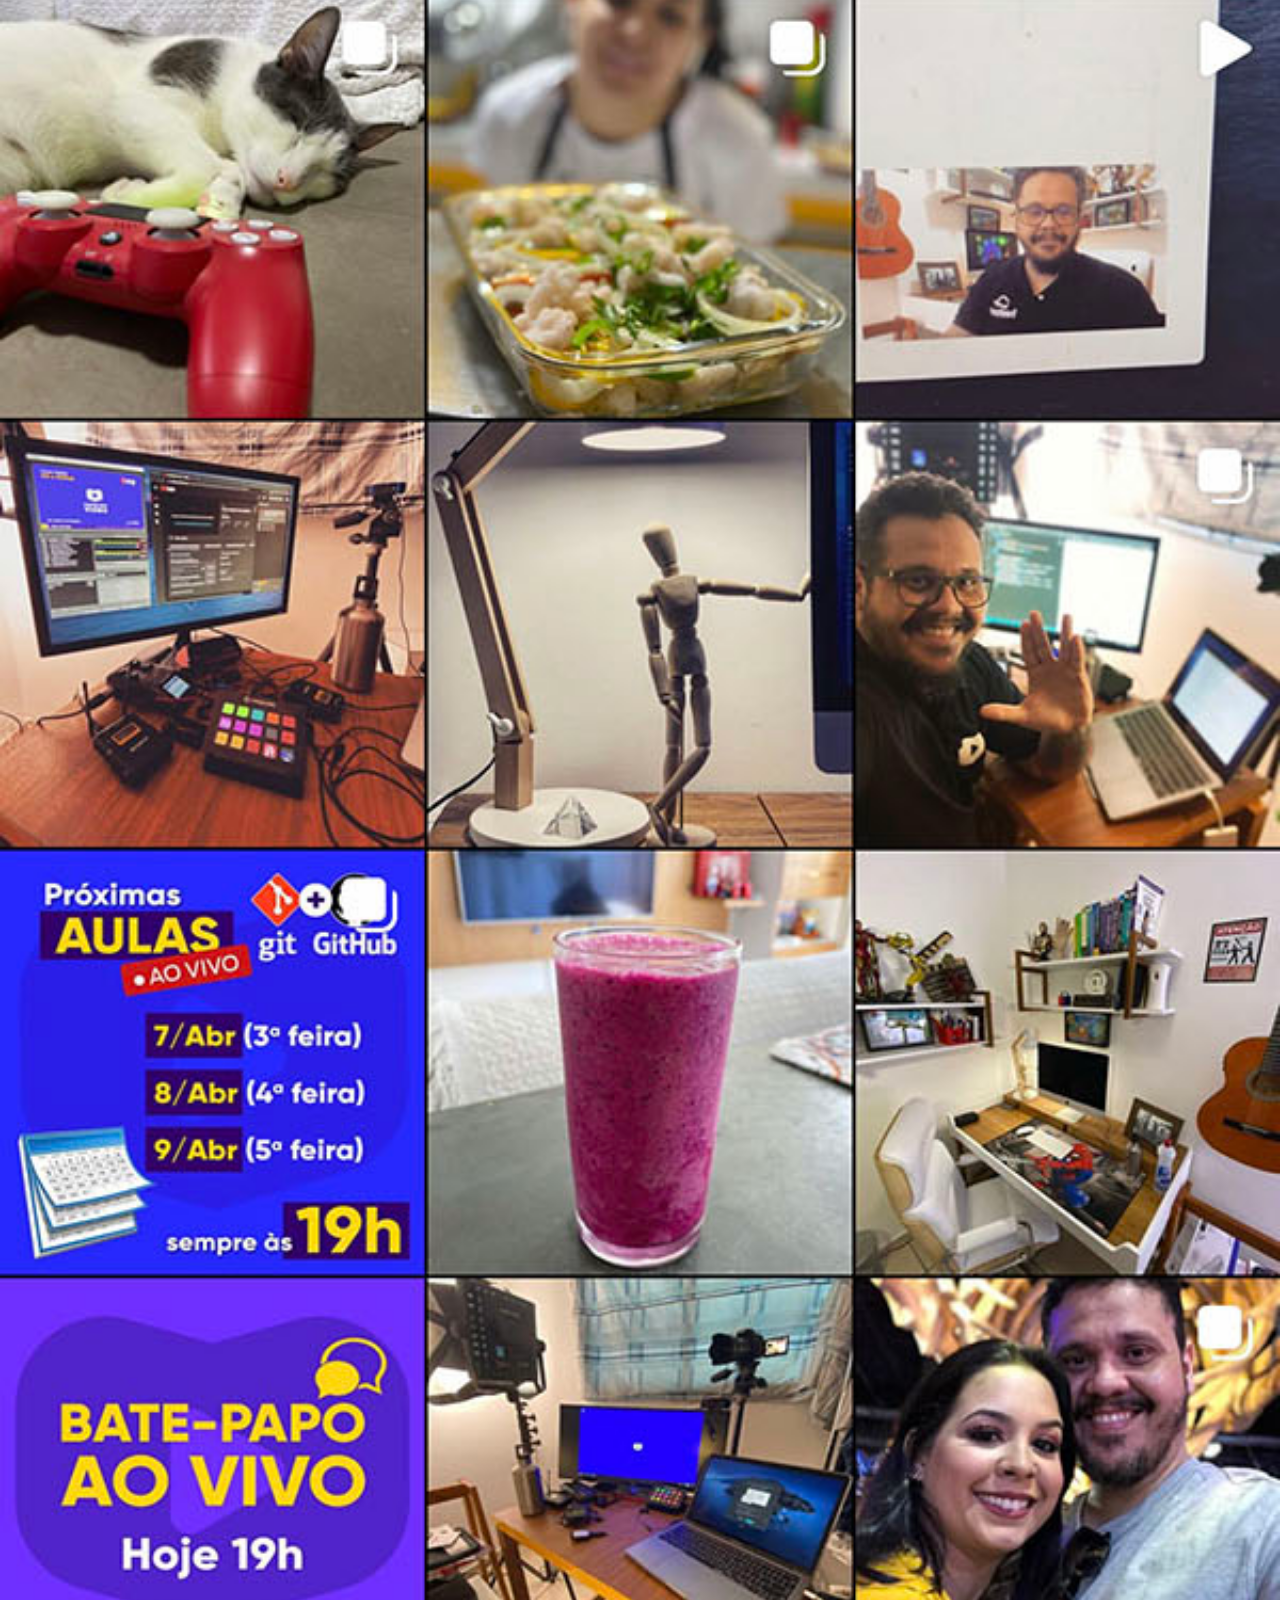
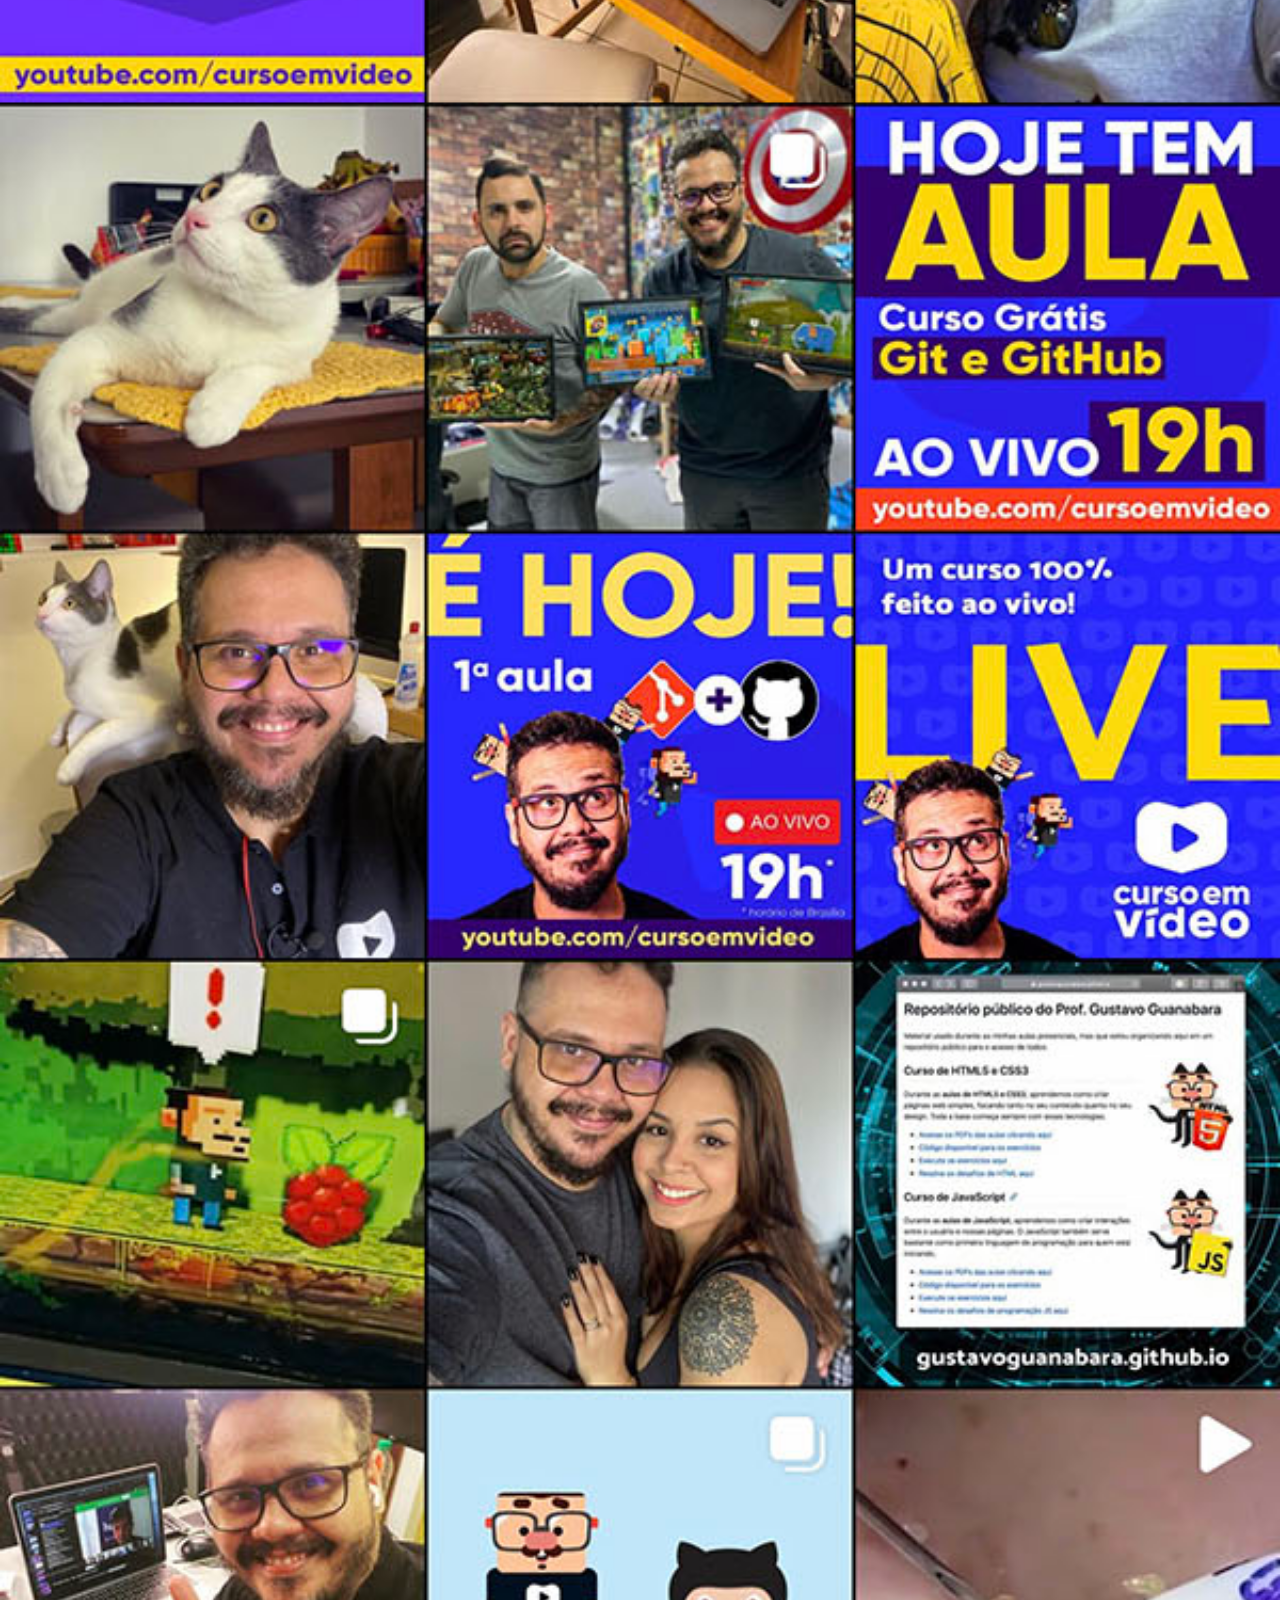
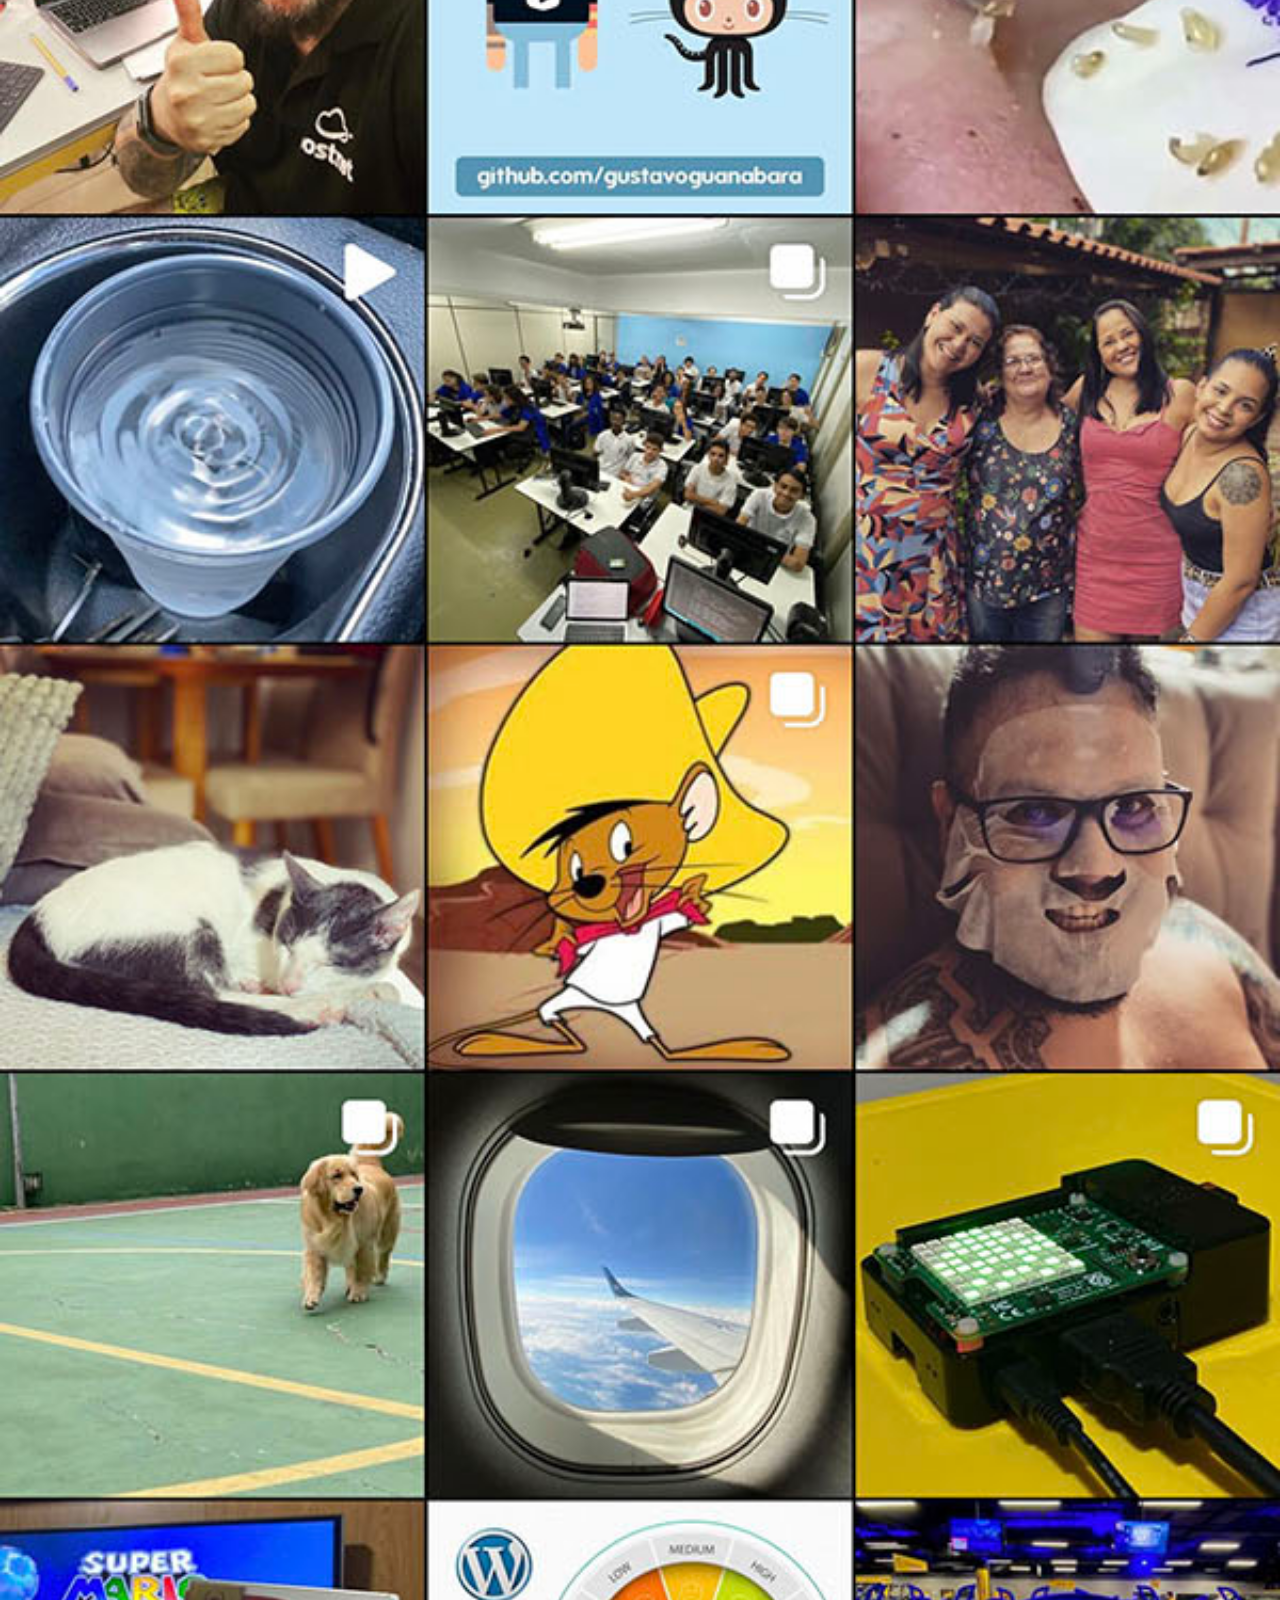
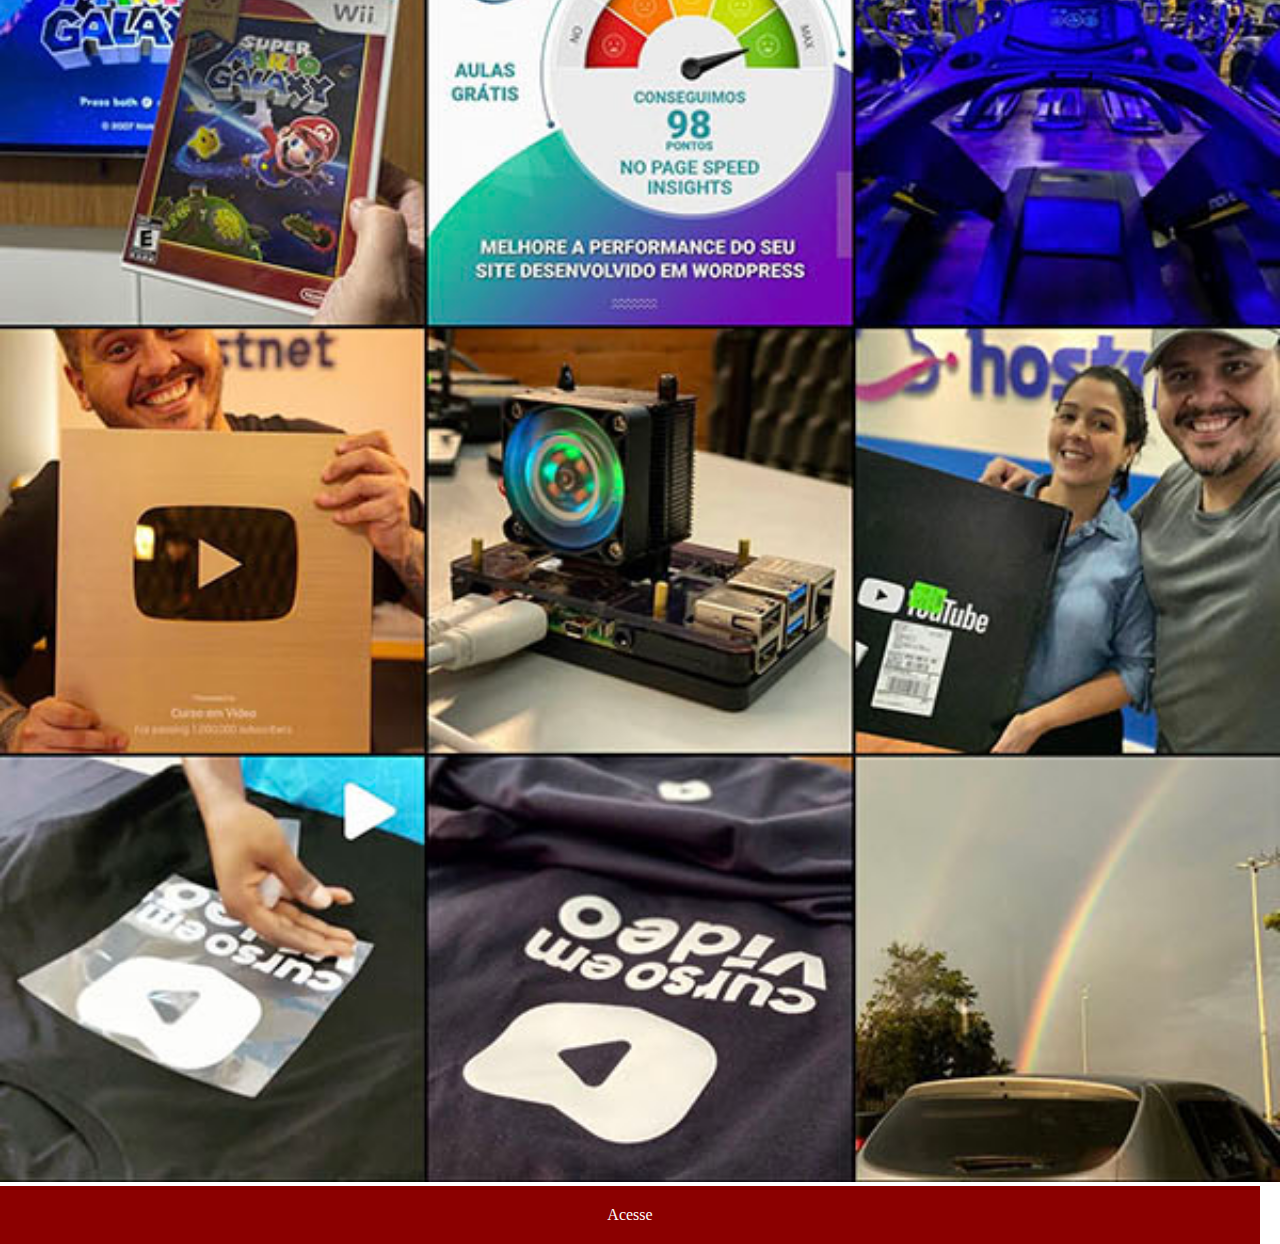
<file: instagram.html>
<!DOCTYPE html>
<html lang="pt-br">
<head>
    <meta charset="UTF-8">
    <meta name="viewport" content="width=device-width, initial-scale=1.0">
    <title>Instagram</title>
    <link rel="stylesheet" href="estilos/social.css">
</head>
<body>
    <img src="imagens/tela-instagram.jpg" alt="Instagram">
    <a href="https://www.instagram.com/gustavoguanabara?igsh=MTZpdzB3ZmVvc28zdA==" target="_blank">Acesse</a>
    
</body>
</html>
</file>
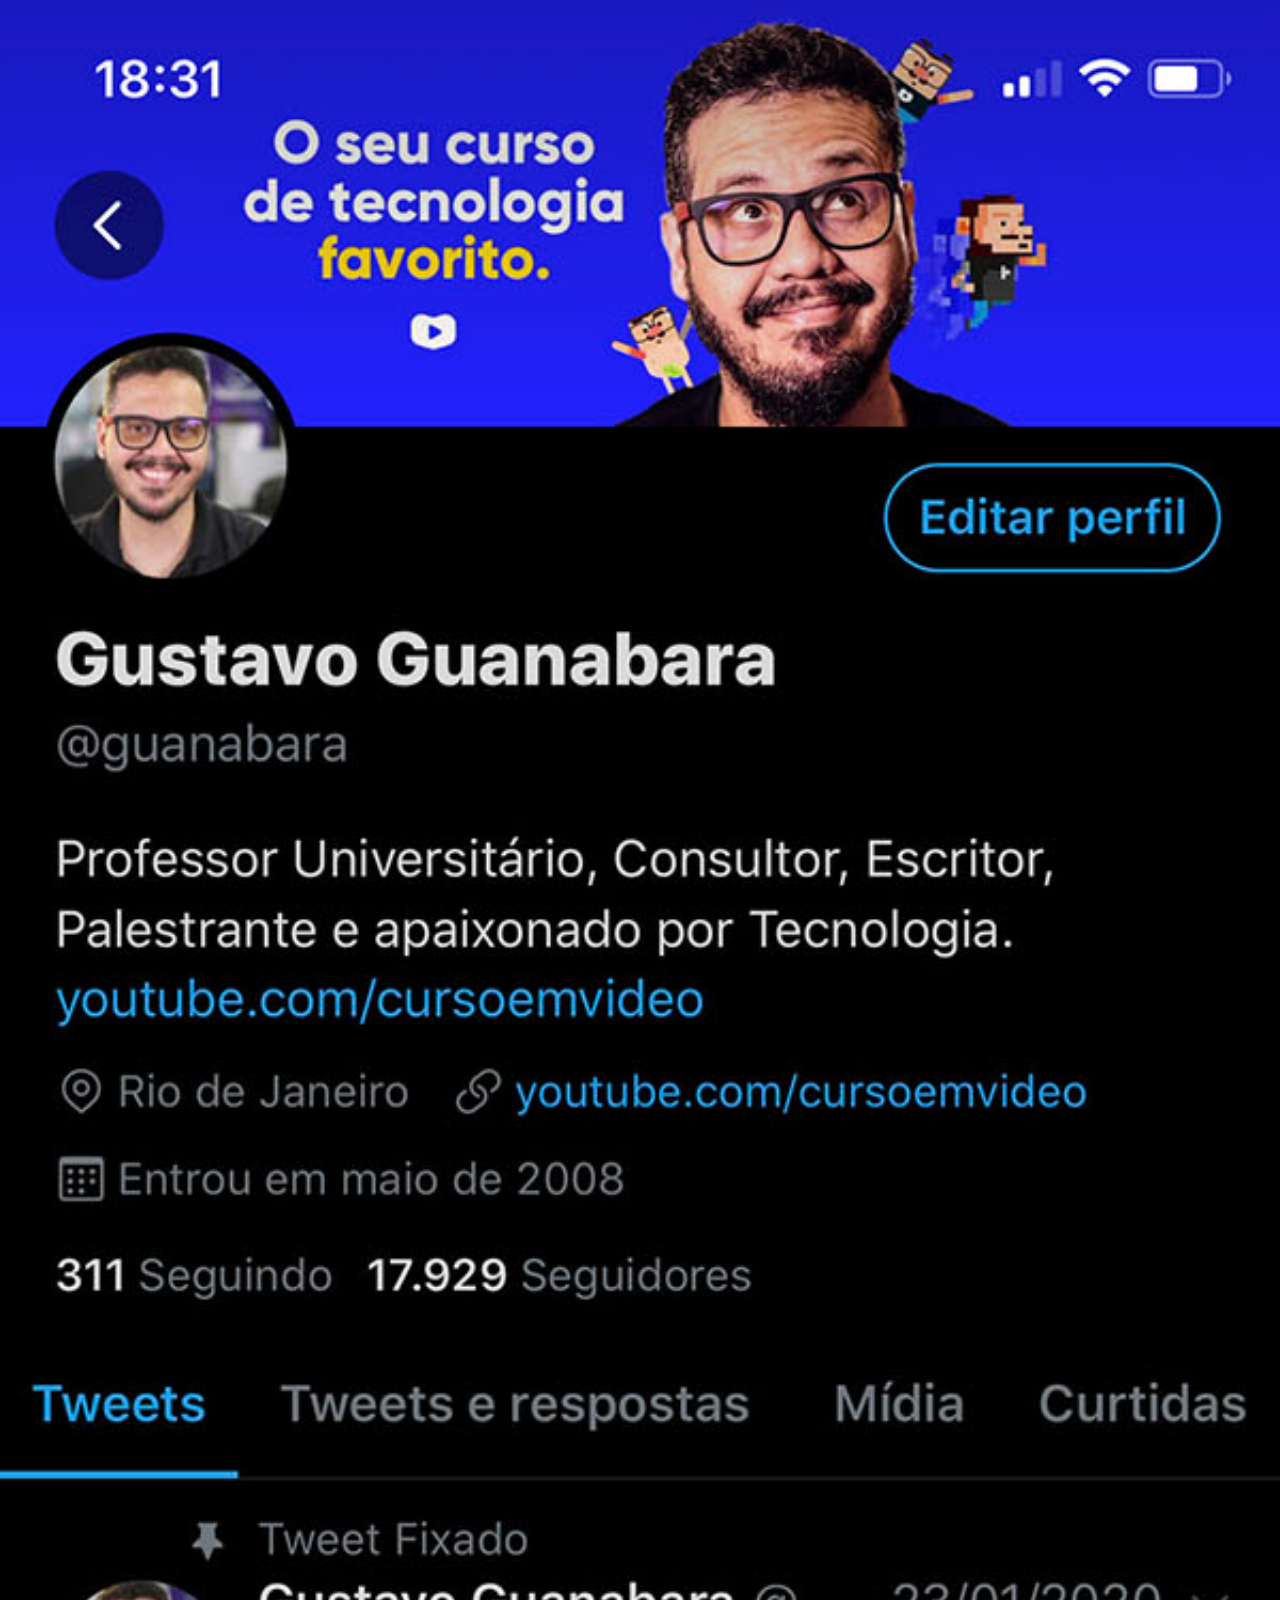
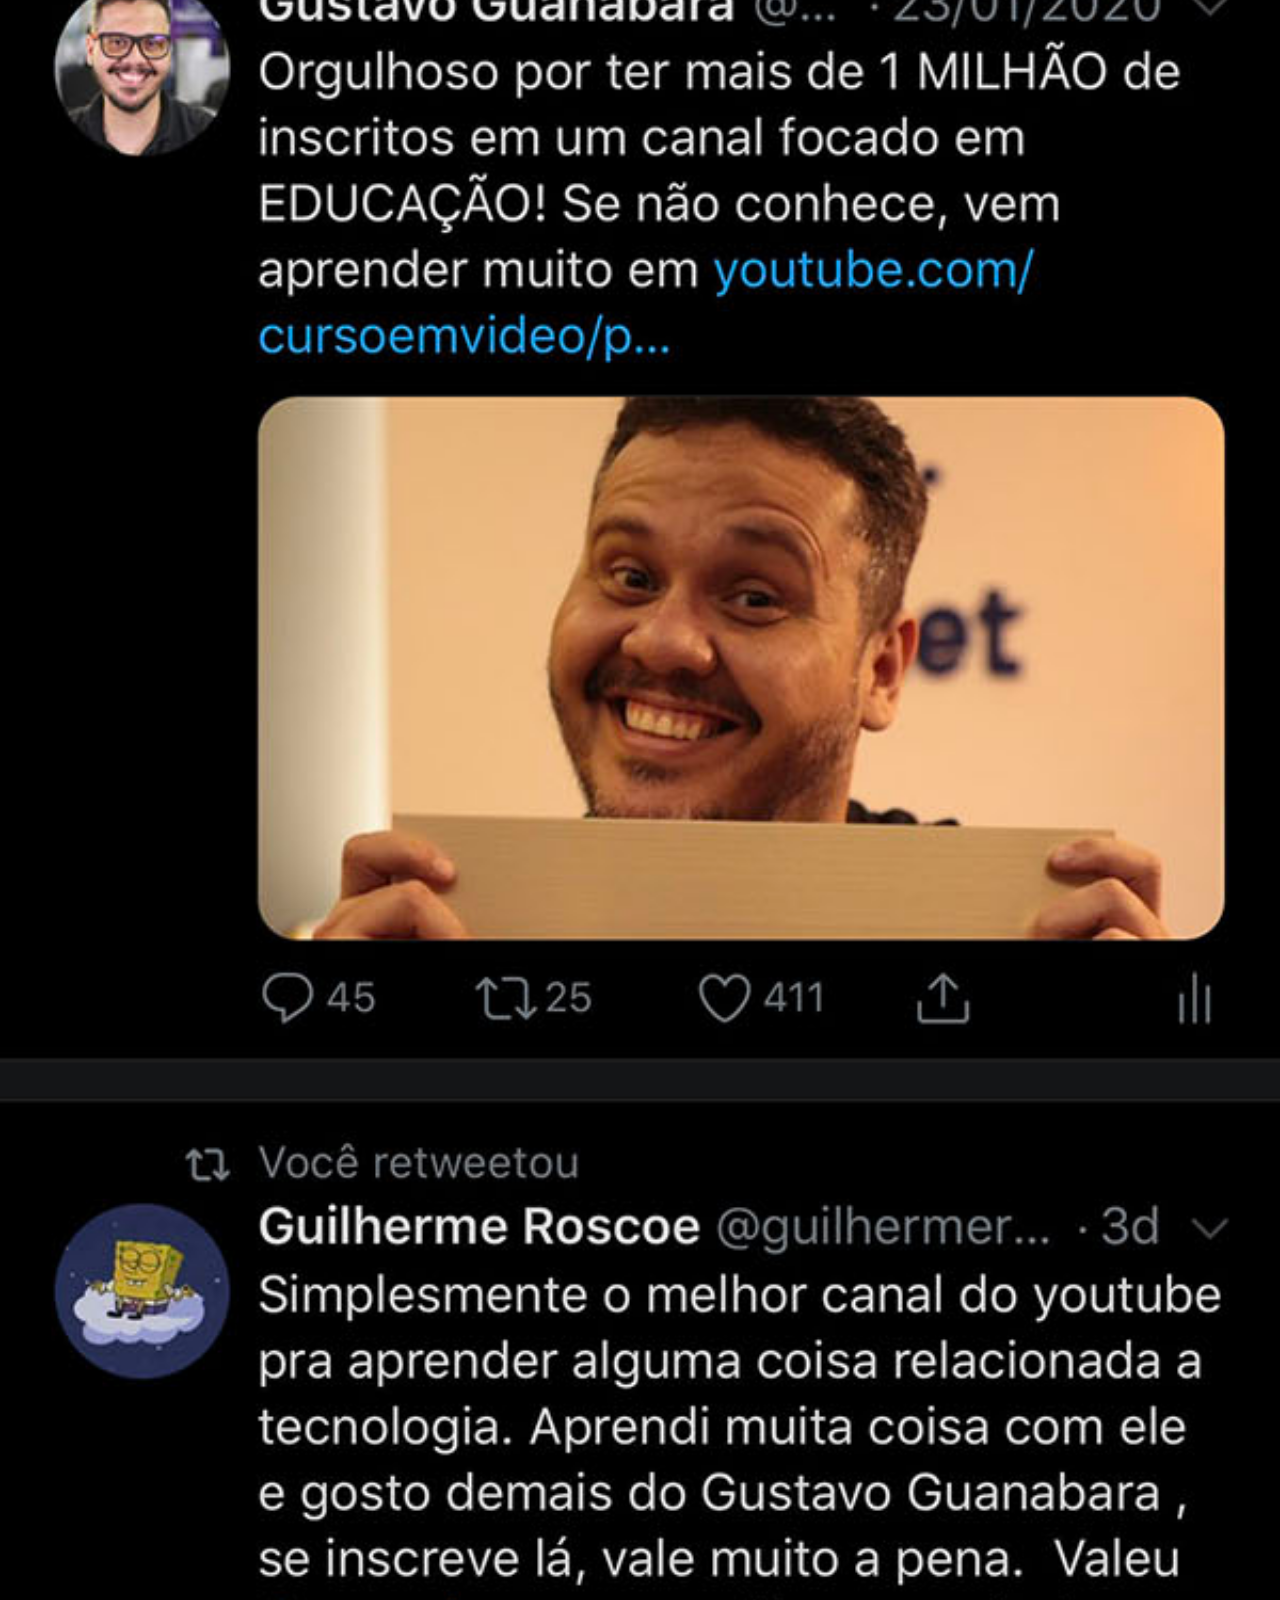
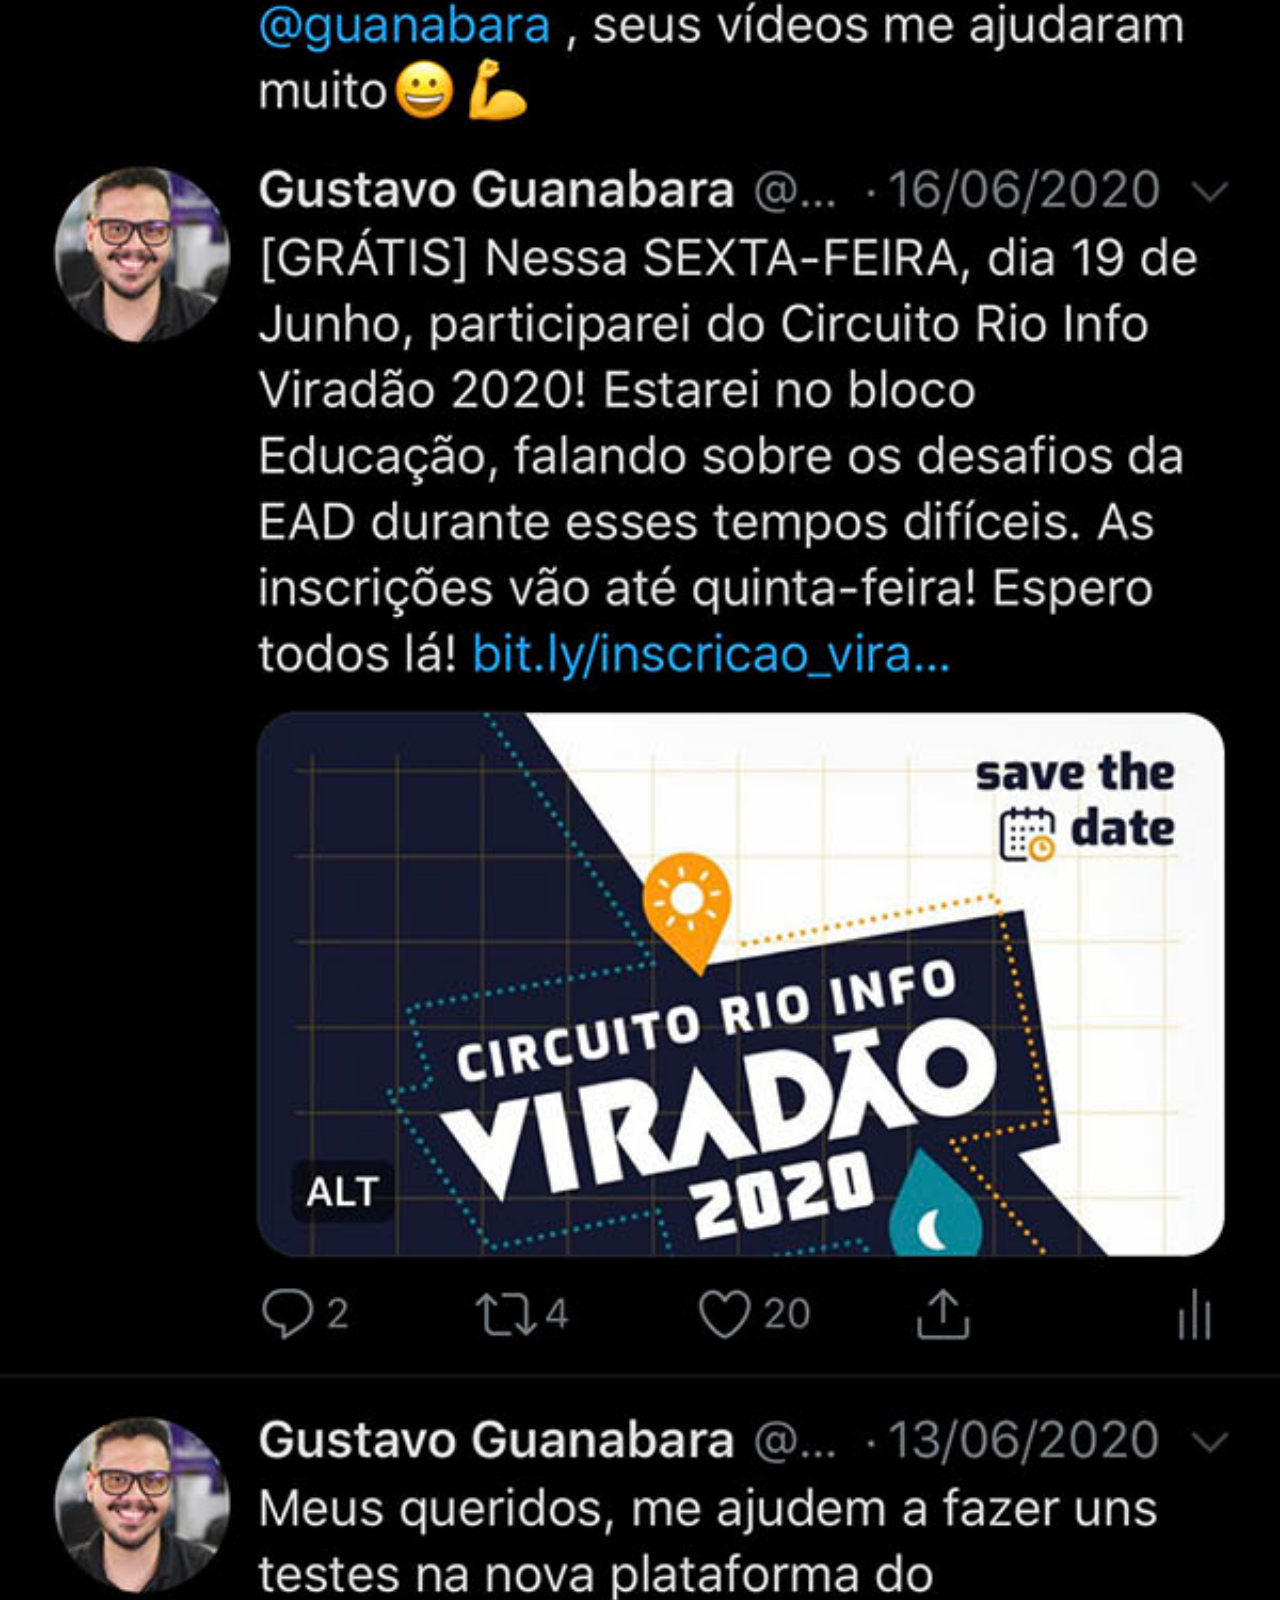
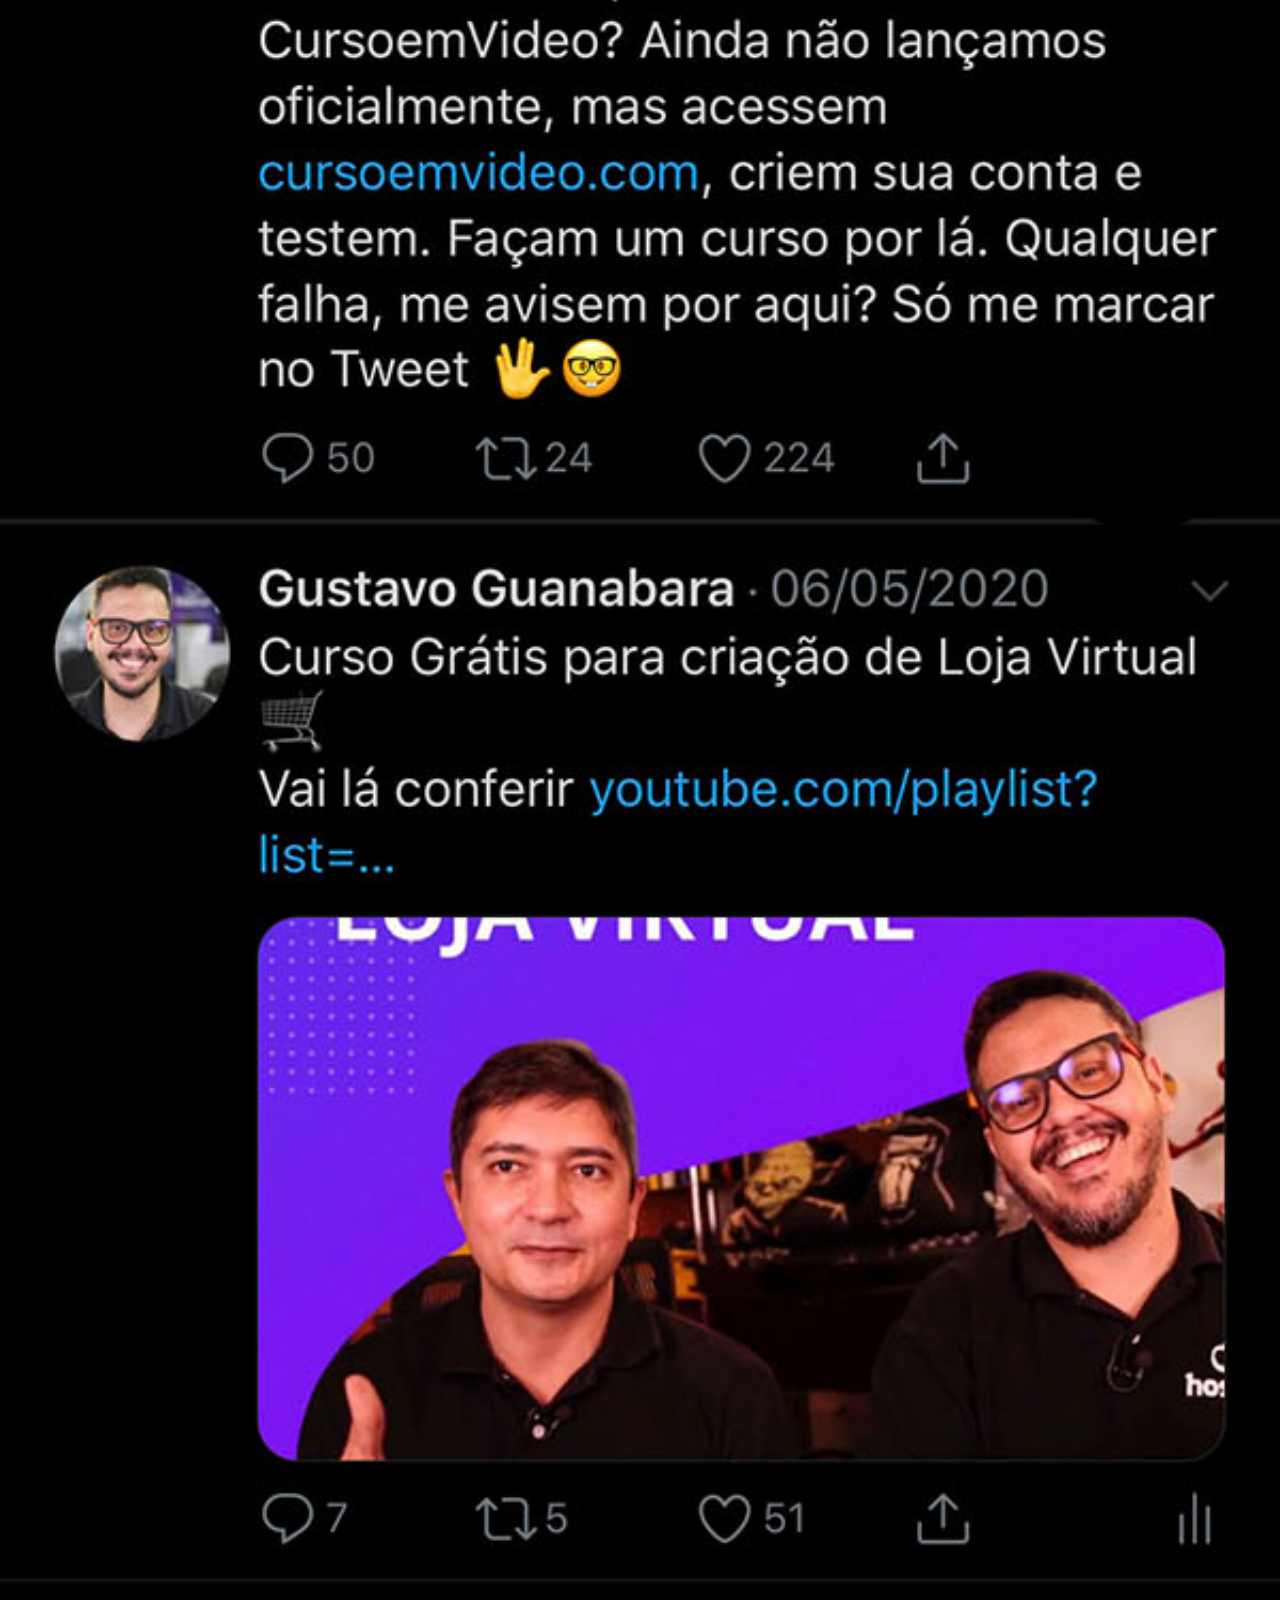
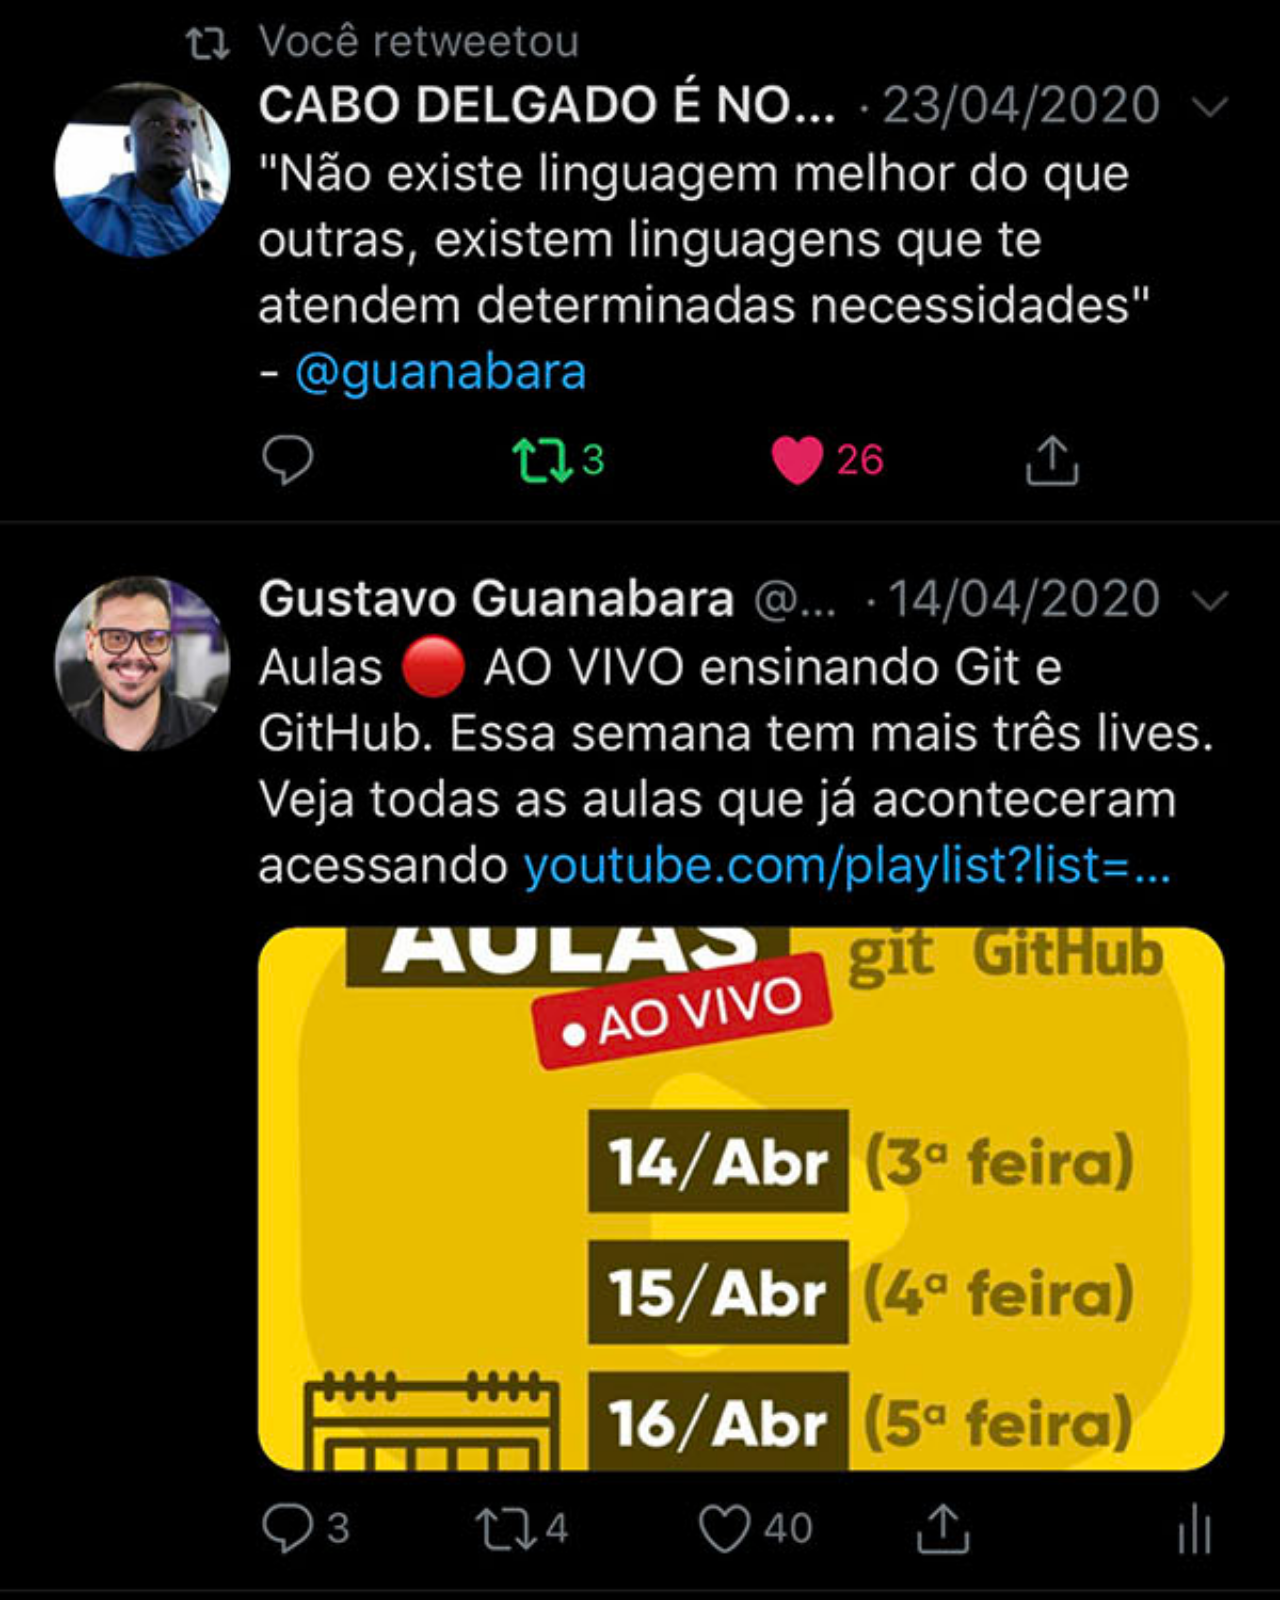
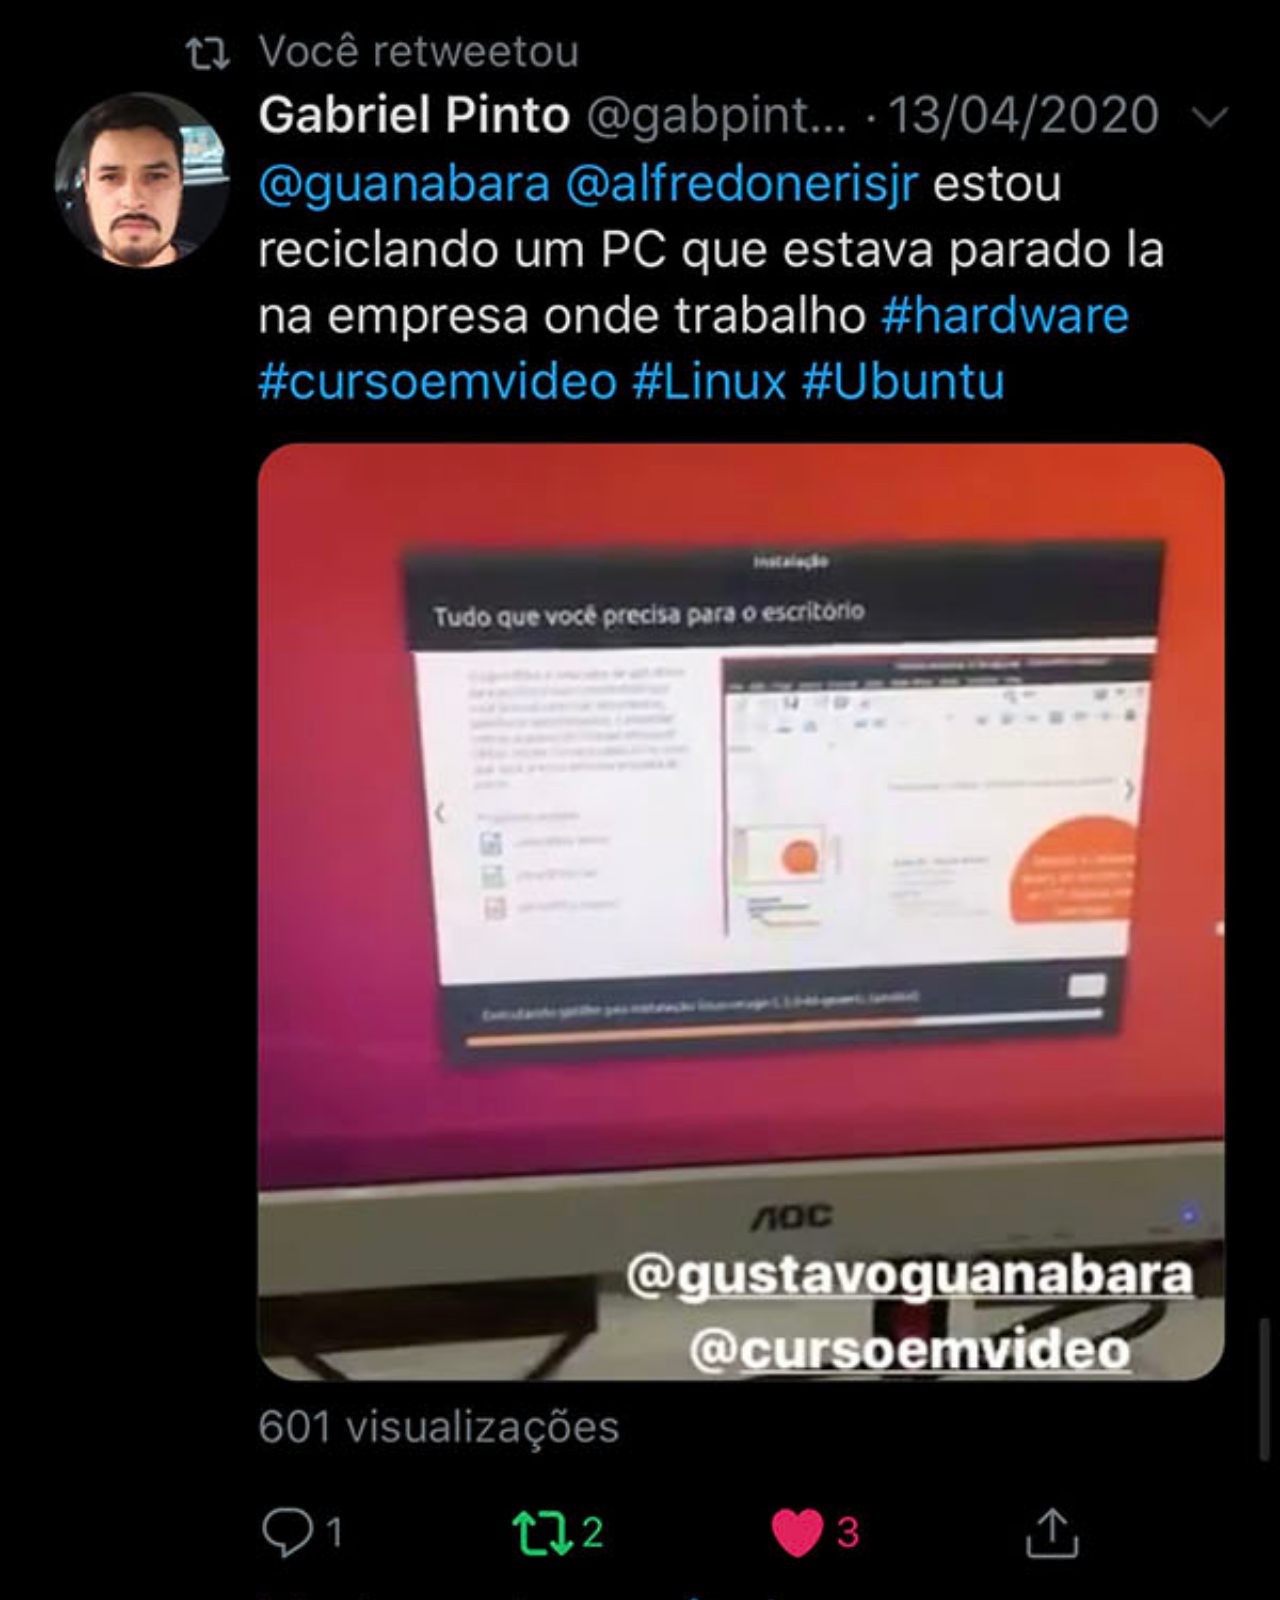
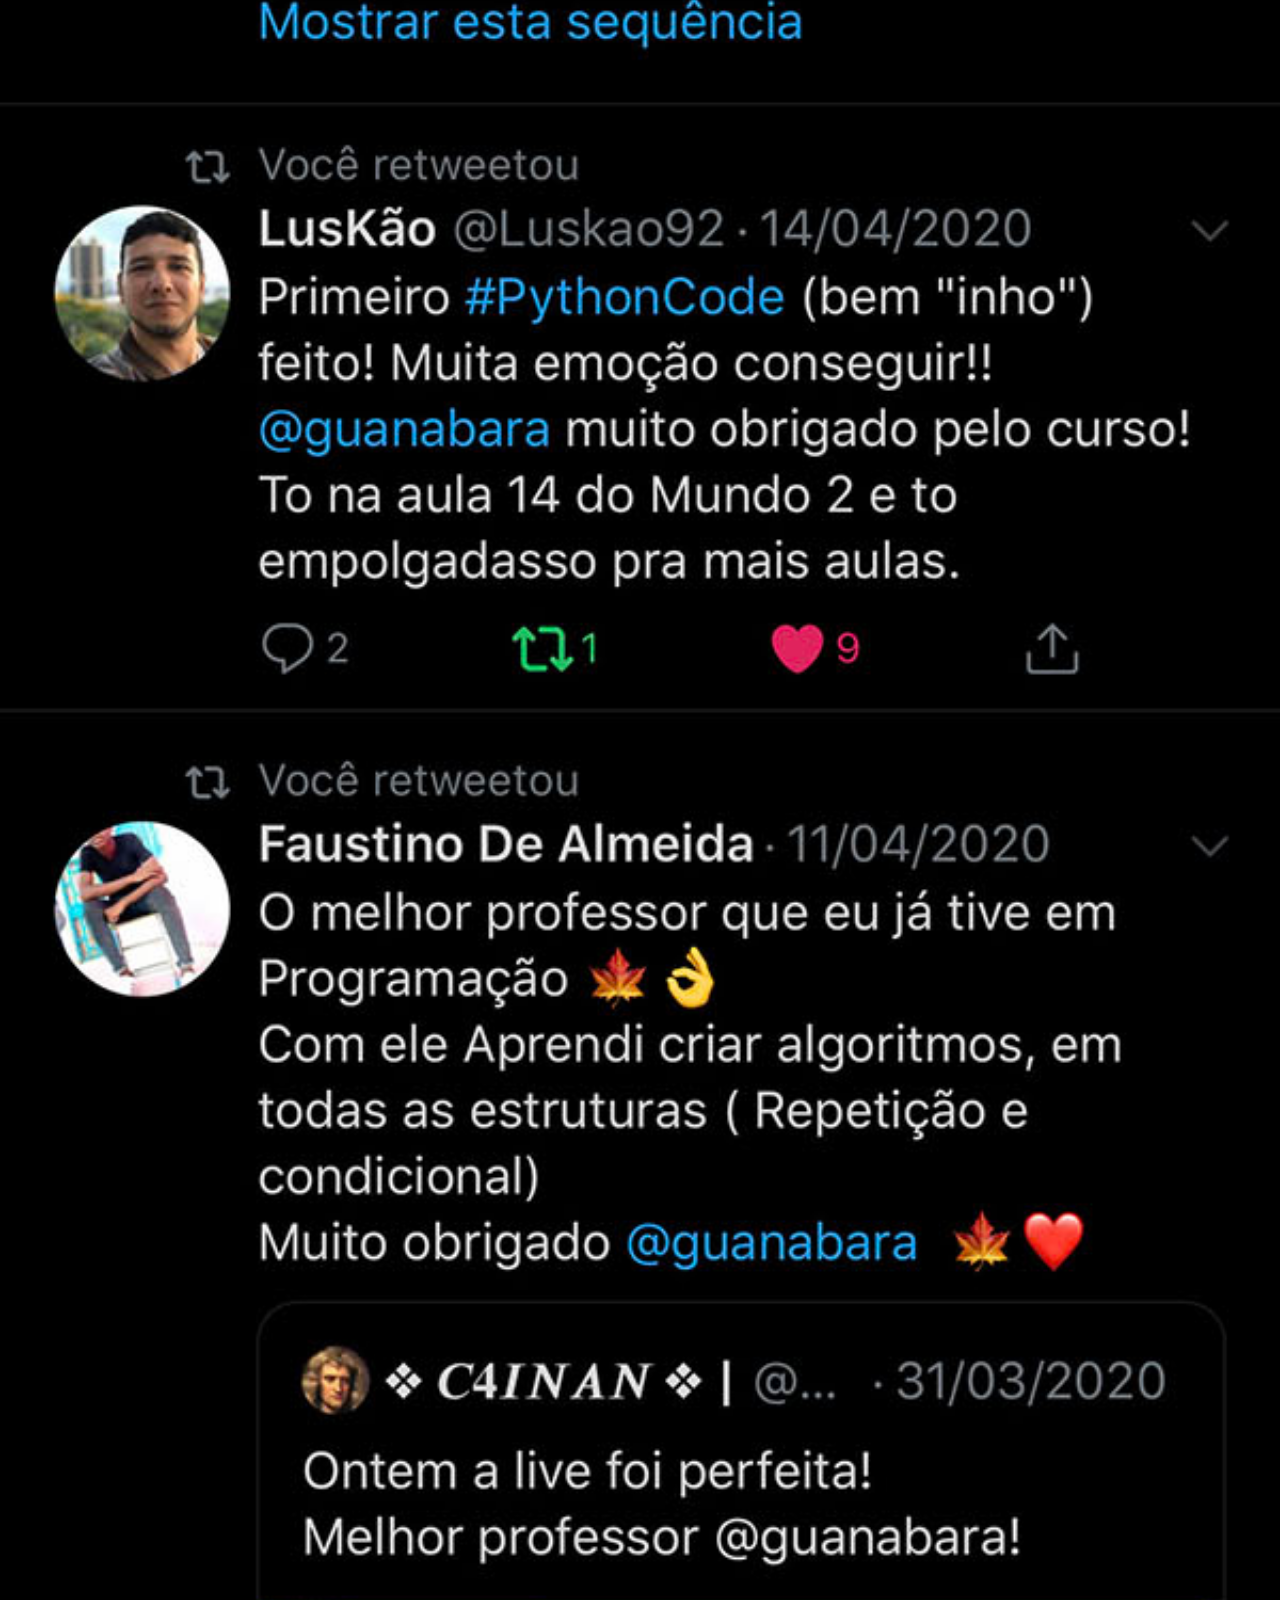
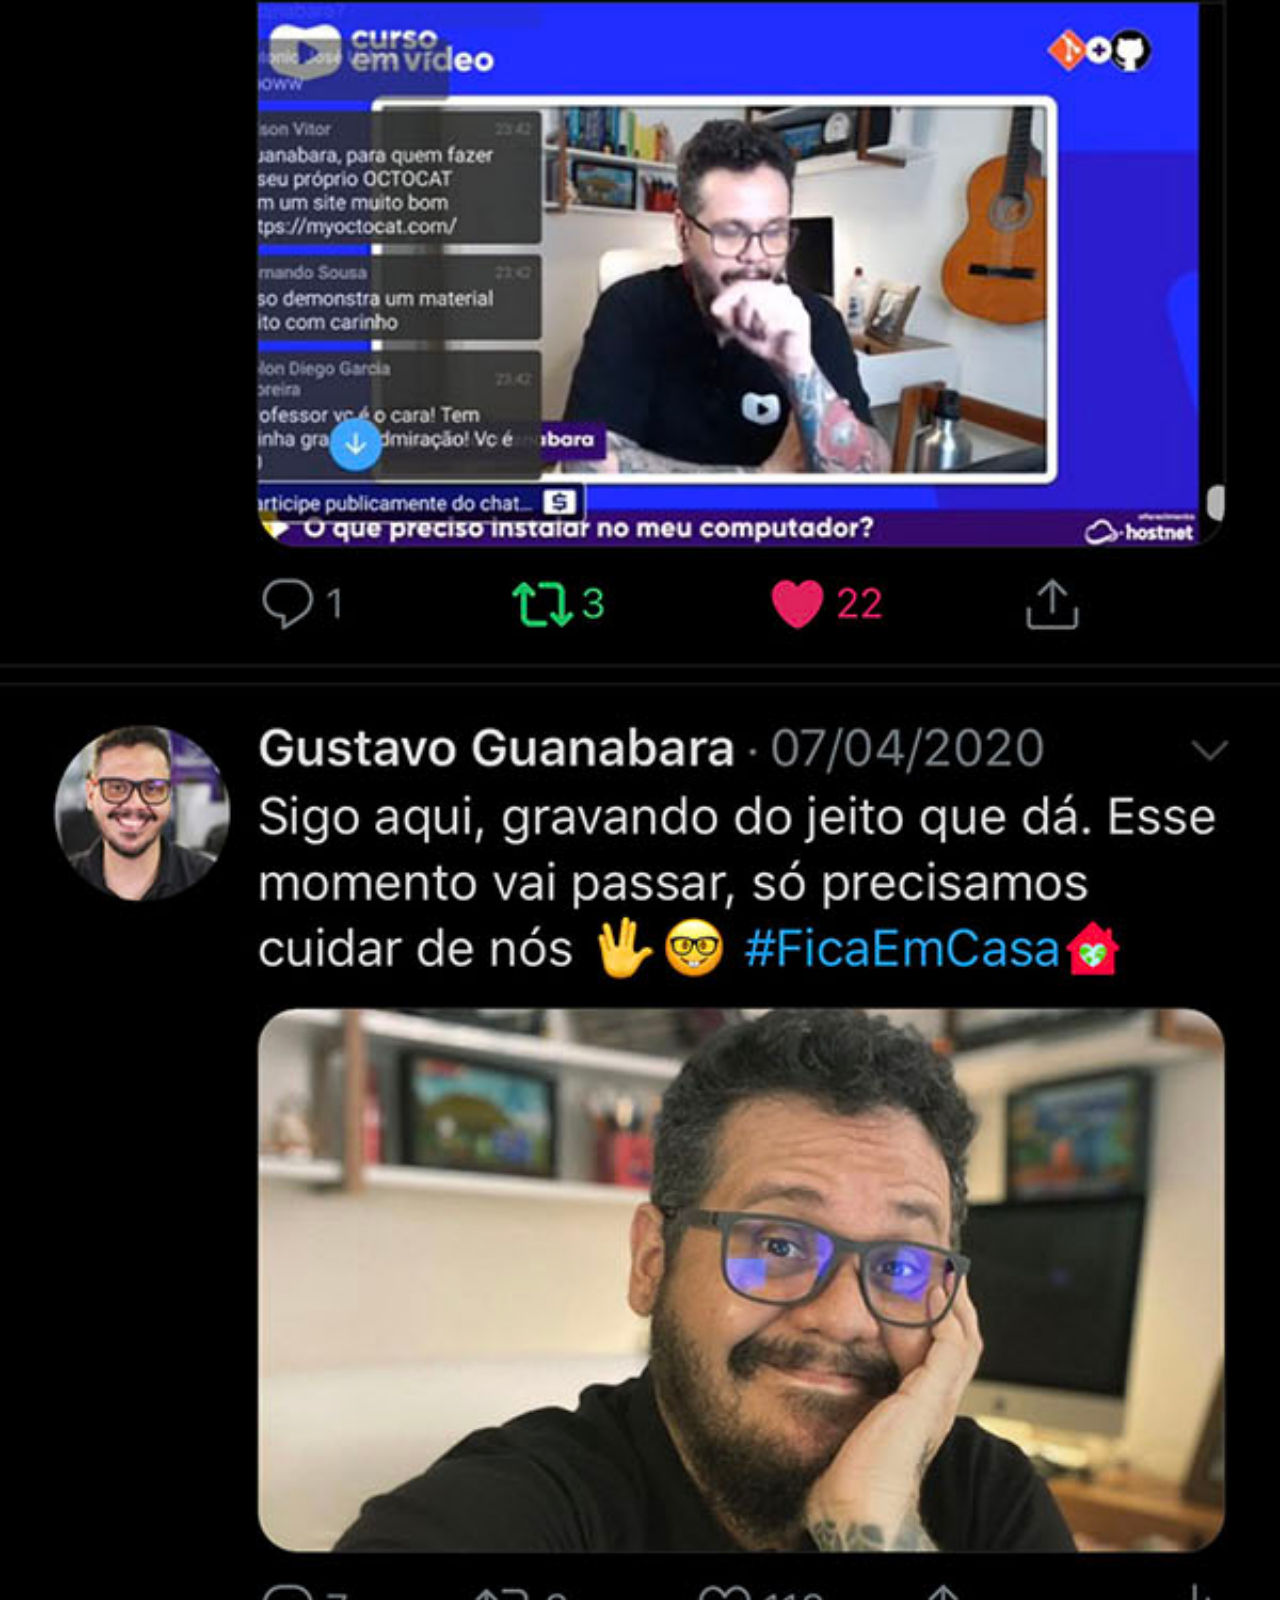
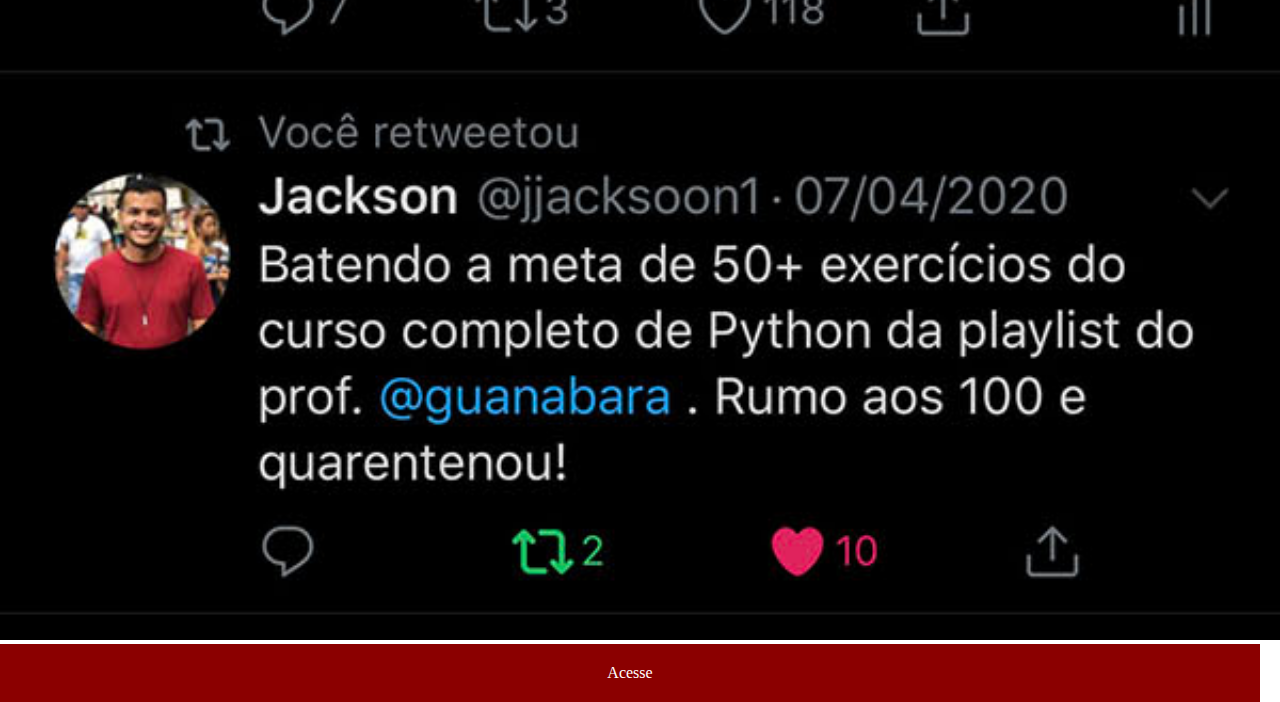
<file: twiter.html>
<!DOCTYPE html>
<html lang="pt-br">
<head>
    <meta charset="UTF-8">
    <meta name="viewport" content="width=device-width, initial-scale=1.0">
    <title>Twiter</title>
    <link rel="stylesheet" href="estilos/social.css">
</head>
<body>
    <img src="imagens/tela-twitter.jpg" alt="Instagram">
    <a href="https://x.com/guanabara" target="_blank">Acesse</a>
    
</body>
</html>
</file>
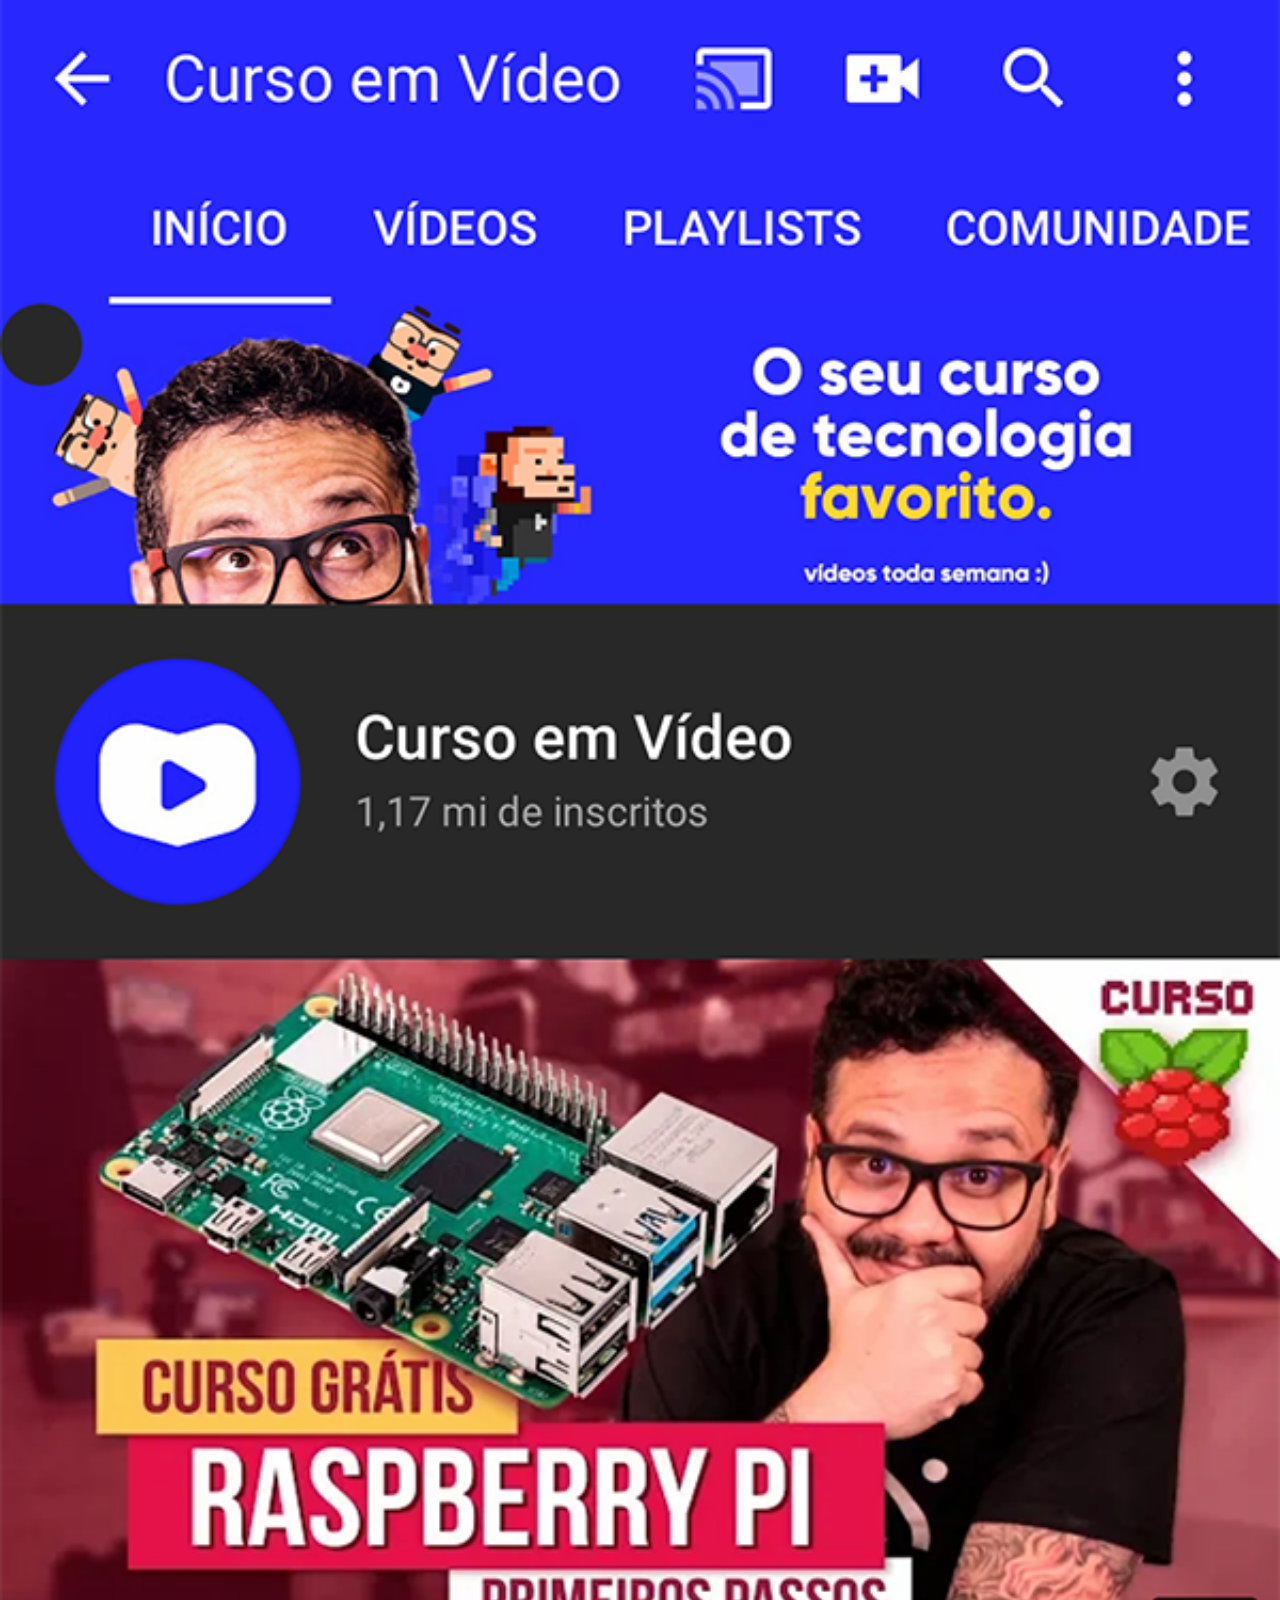
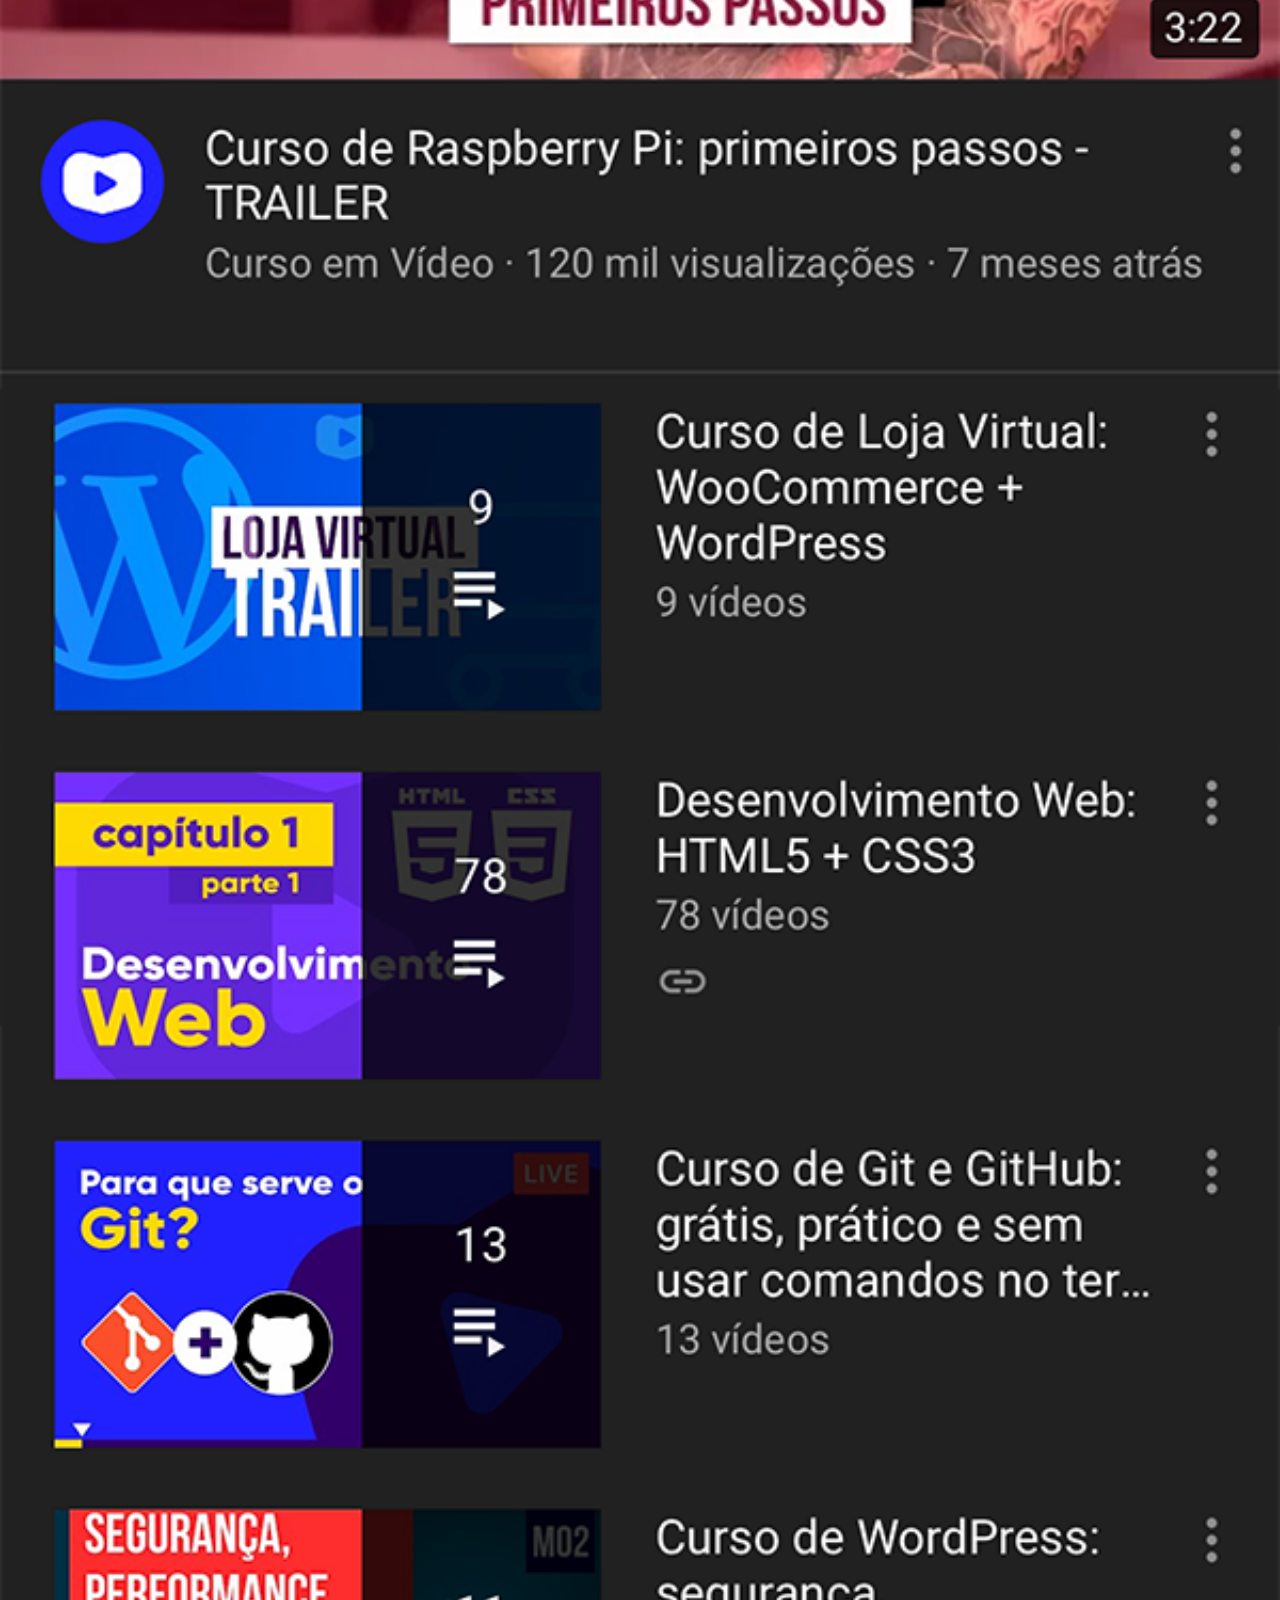
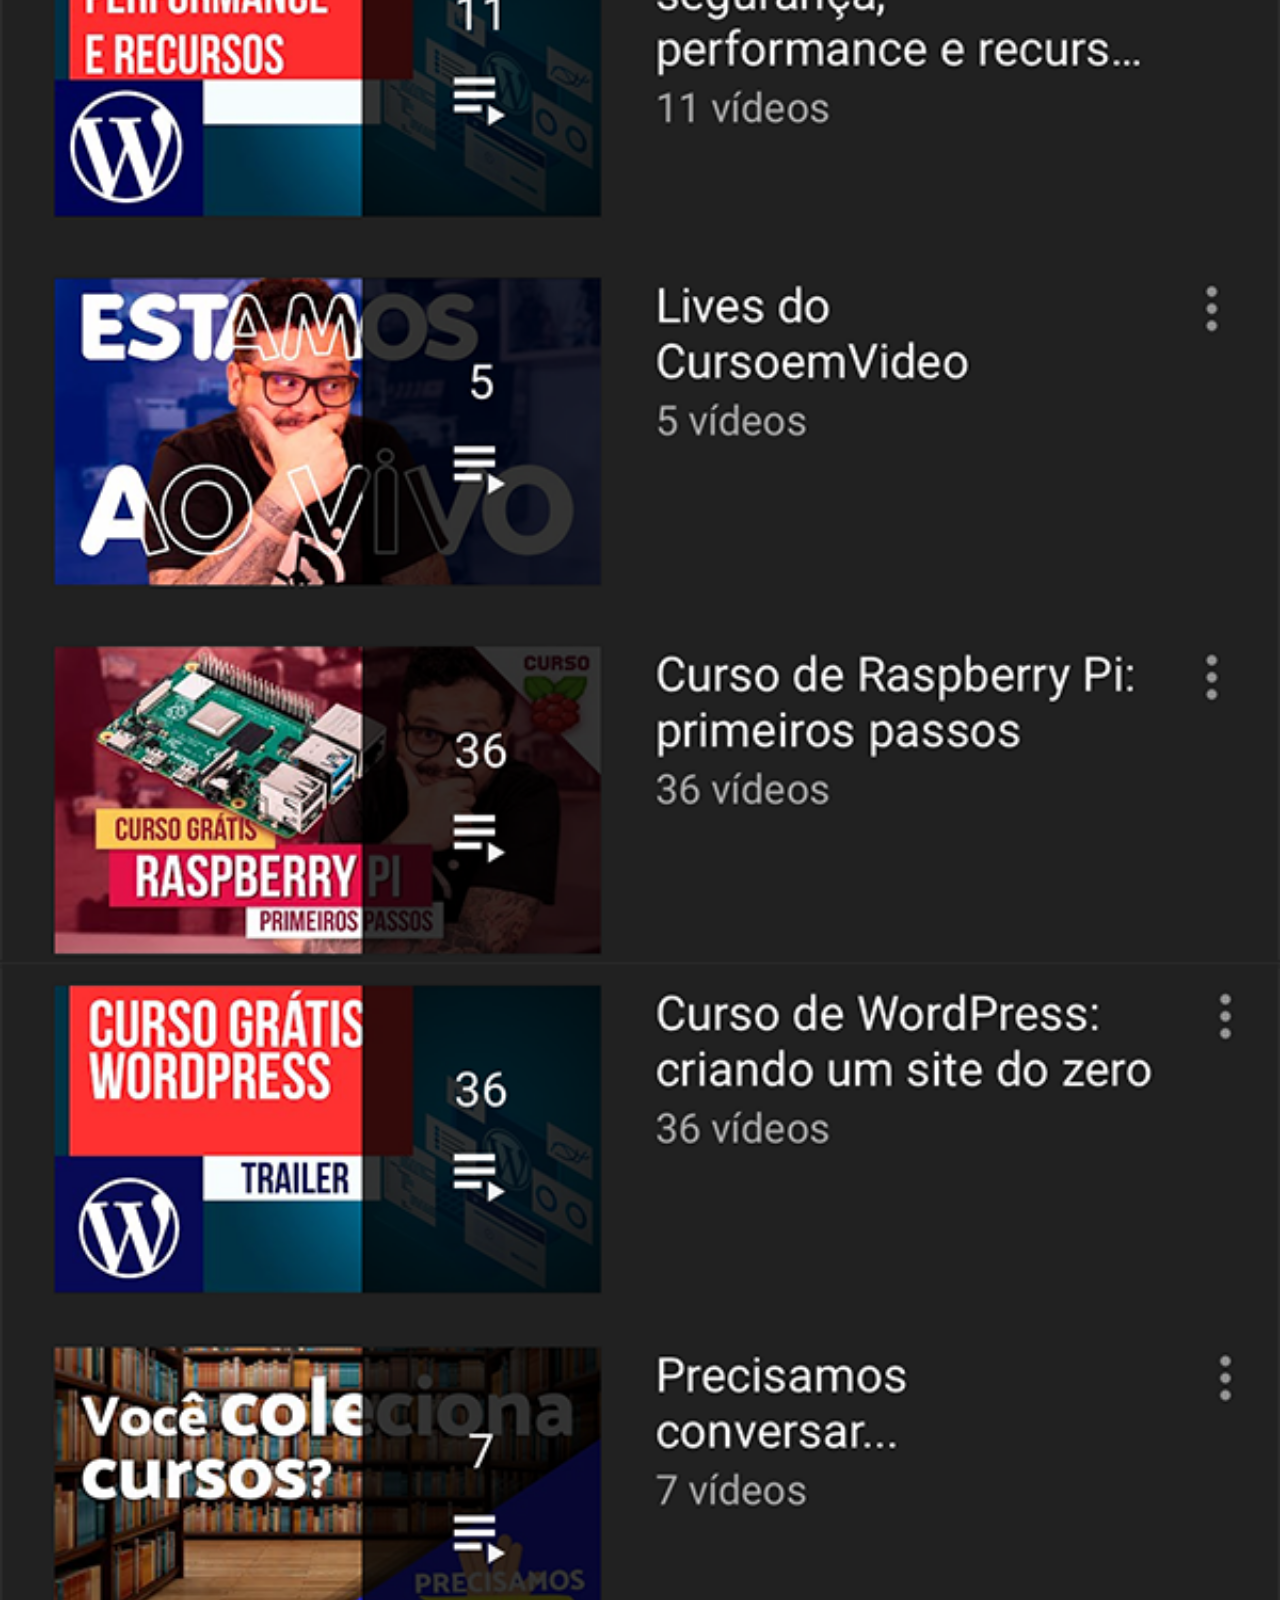
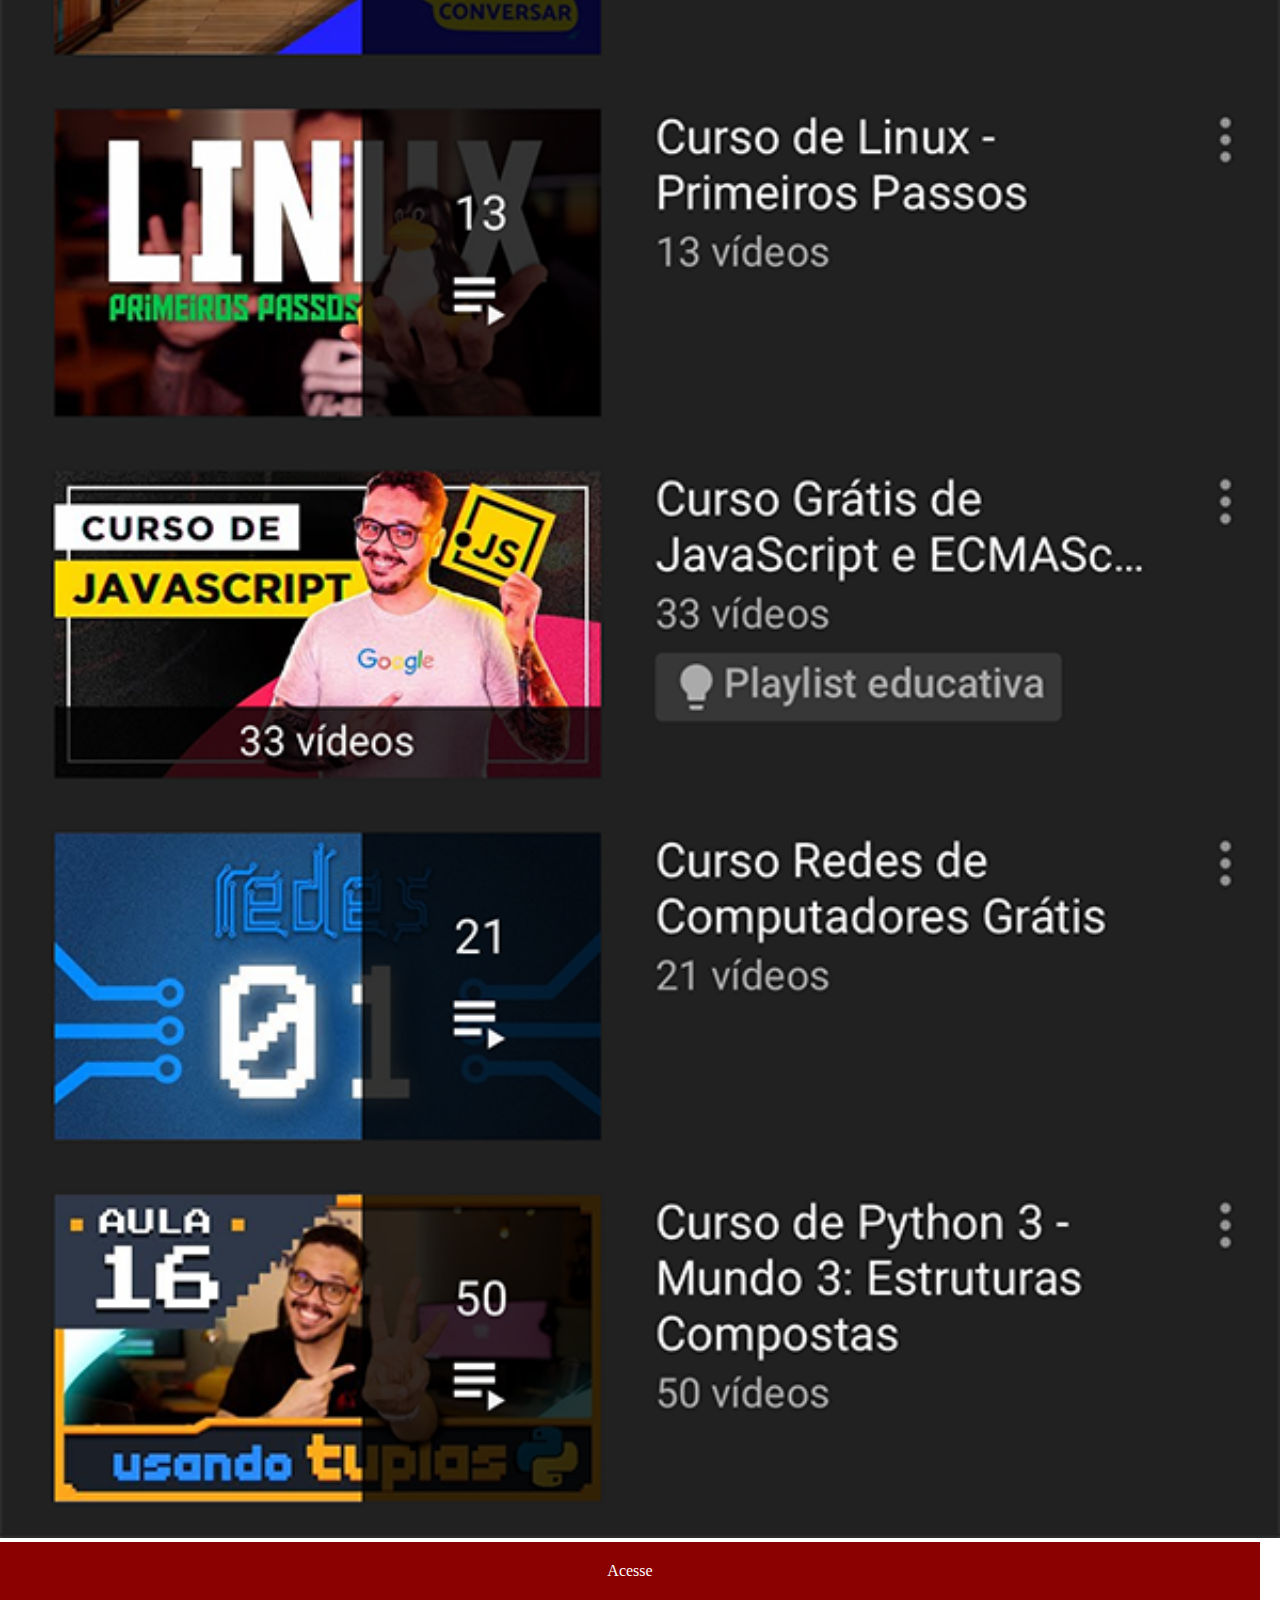
<file: youtubbe.html>
<!DOCTYPE html>
<html lang="pt-br">
<head>
    <meta charset="UTF-8">
    <meta name="viewport" content="width=device-width, initial-scale=1.0">
    <title>YouTube</title>
   <link rel="stylesheet" href="estilos/social.css">
</head>
<body>
    <img src="imagens/tela-youtube.png" alt="YouTube">
    <a href="https://www.youtube.com/watch?v=6VdMedQGNhw" target="_blank">Acesse</a>
    
</body>
</html>
</file>
<file: estilos/style.css>
@charset "UTF-8";

*{
    margin: 0px;
    padding: 0px;
    font-family: Arial, Helvetica, sans-serif;
}

html , body{
    height: 100vh;
    width: 100vw;
    background-color: black;

}
body{
    background: url('../imagens/fundo-madeira.jpg')no-repeat top center;
    background-size: cover;
    background-attachment: fixed;

}
main{
    height: 100vh;
    position: relative;
    
}
section#telefone{
    height: 627px;
    width: 311px;
    position: absolute;
    top: 50%;
    left: 40%;
    transform: translate(-50%, -50%);
    background: 
     url('../imagens/frame-iphone.png') no-repeat;

}
iframe#tela{
    position: relative;
    top:80px ;
    left: 22px;
    width: 267px;
    height:471px ;
}

section#redes img {
    width: 50px;
    margin: 20px;
    border-radius: 50%;
    box-shadow: 2px 2px 5px rgba(0,0,0,0.400);
    box-sizing: border-box;
}
section#redes{
    text-align: right;
}
</file>
<file: estilos/social.css>
@charset "UTF8";

*{
    margin: 0px;
    padding: 0px;
    font-family: Arial, Helvetica, sans-serif;
}
::-webkit-scrollbar{
    width: 0px;
    height: 0px;
}
img{
    width: 100vw;
    margin: auto;

}

    a {
        
        display: block;
        background-color: darkred;
        color: white;
        padding: 20px;
        text-align: center;
        font-family: bolder;
        text-decoration: none;
        margin-right: 20px;
}
a:hover{
    background-color: red;
}
</file>
